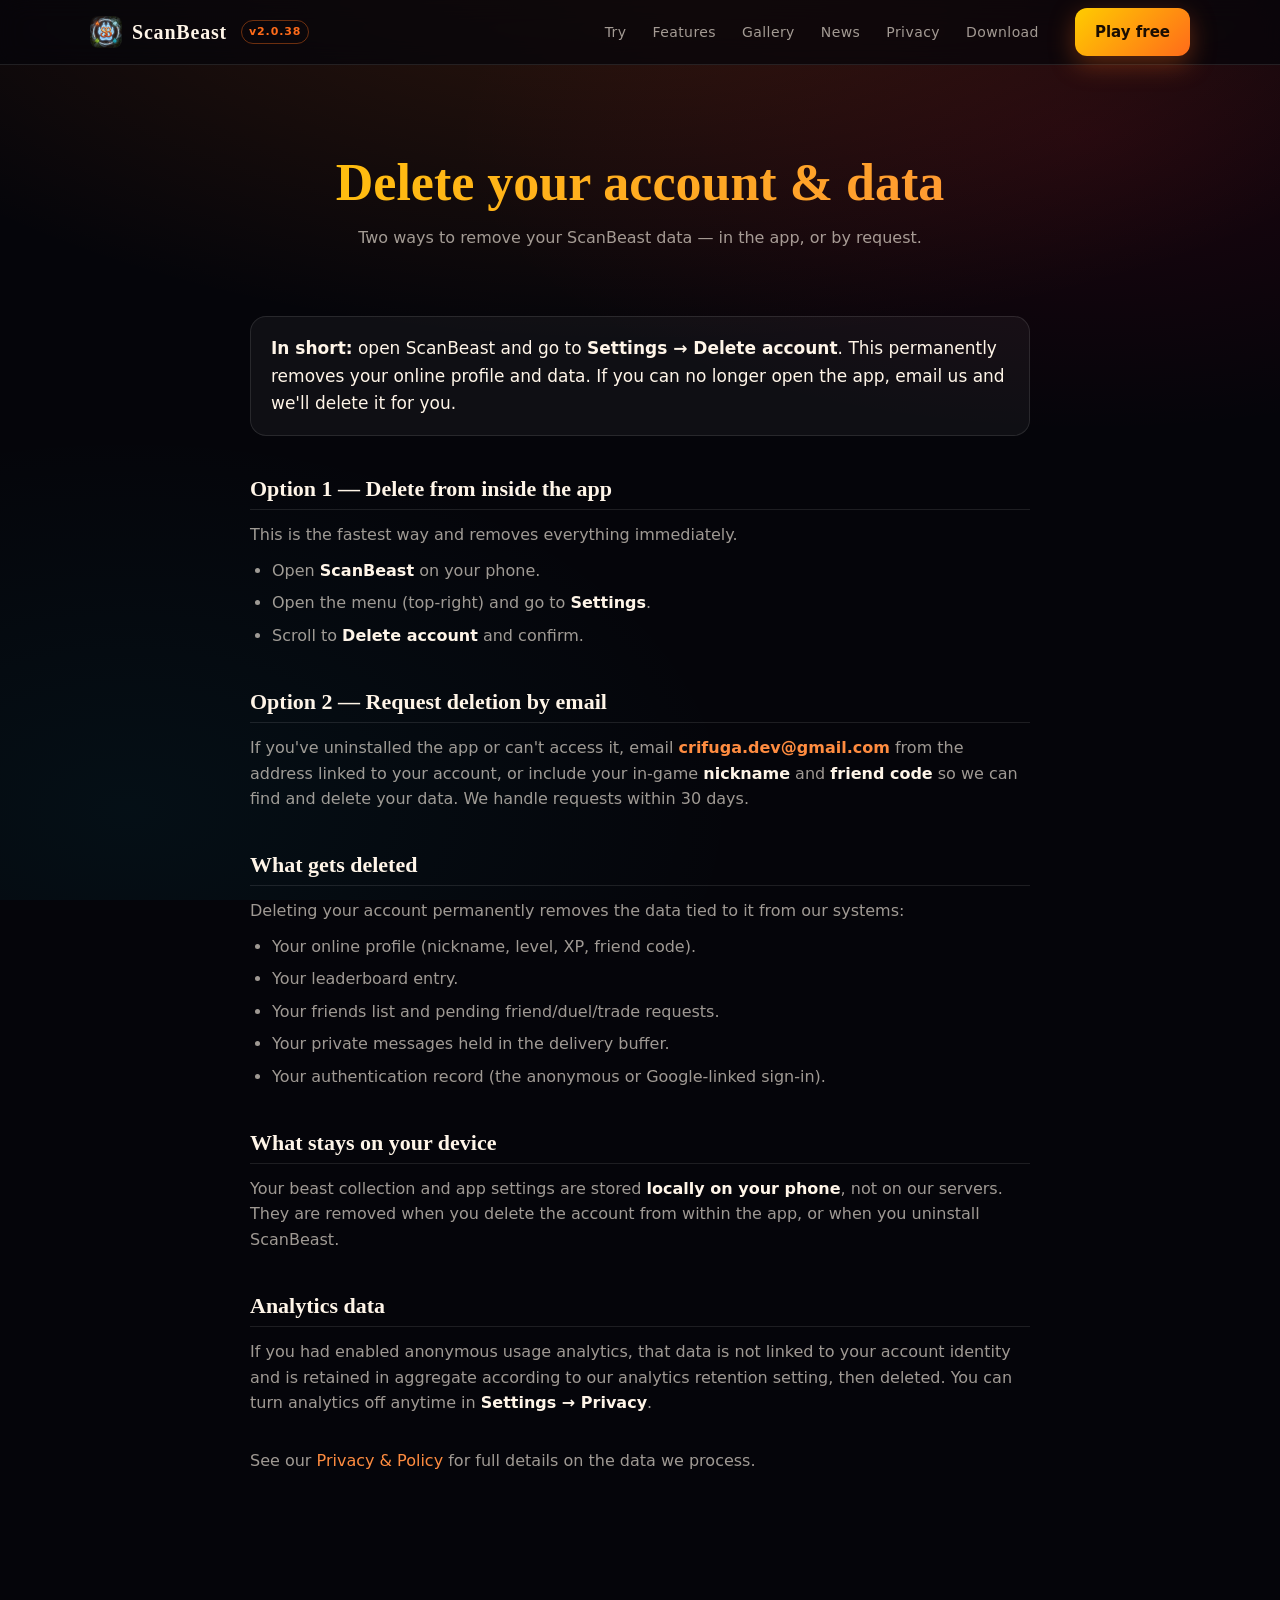
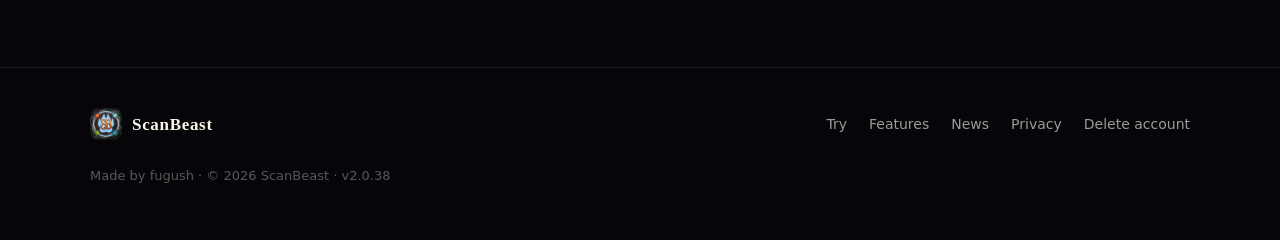
<file: delete-account.html>
<!DOCTYPE html>
<html lang="en">
<head>
  <meta charset="UTF-8">
  <meta name="viewport" content="width=device-width, initial-scale=1.0">
  <title>ScanBeast — Delete your account &amp; data</title>
  <meta name="description" content="How to delete your ScanBeast account and associated data, from inside the app or by request.">
  <meta name="theme-color" content="#05050a">
  <meta name="robots" content="index,follow">
  <link rel="icon" href="assets/img/logo.webp">
  <link rel="apple-touch-icon" href="assets/img/logo.webp">
  <link rel="stylesheet" href="assets/css/style.css">
  <script>document.documentElement.classList.add('has-js');</script>
</head>
<body>

  <!-- ==================== HEADER ==================== -->
  <header class="site-header">
    <div class="container">
      <a class="brand" href="index.html">
        <img src="assets/img/logo.webp" alt="ScanBeast logo">
        ScanBeast <span class="v">v2.0.38</span>
      </a>
      <nav class="nav" id="site-nav">
        <a href="index.html#try">Try</a>
        <a href="index.html#features">Features</a>
        <a href="index.html#gallery">Gallery</a>
        <a href="news.html">News</a>
        <a href="privacy.html">Privacy</a>
        <a href="index.html#download">Download</a>
      </nav>
      <a class="btn btn-primary header-cta" href="index.html#download">Play free</a>
      <button class="nav-toggle" type="button" aria-label="Open menu" aria-expanded="false" aria-controls="site-nav">
        <span></span><span></span><span></span>
      </button>
    </div>
  </header>

  <!-- ==================== PAGE HERO ==================== -->
  <section class="page-hero">
    <div class="container">
      <h1>Delete your account &amp; data</h1>
      <p>Two ways to remove your ScanBeast data — in the app, or by request.</p>
    </div>
  </section>

  <!-- ==================== CONTENT ==================== -->
  <section style="padding-top: 20px;">
    <div class="container">
      <article class="legal">

        <p class="lead"><strong>In short:</strong> open ScanBeast and go to <strong>Settings → Delete account</strong>. This permanently removes your online profile and data. If you can no longer open the app, email us and we'll delete it for you.</p>

        <h2>Option 1 — Delete from inside the app</h2>
        <p>This is the fastest way and removes everything immediately.</p>
        <ul>
          <li>Open <strong>ScanBeast</strong> on your phone.</li>
          <li>Open the menu (top-right) and go to <strong>Settings</strong>.</li>
          <li>Scroll to <strong>Delete account</strong> and confirm.</li>
        </ul>

        <h2>Option 2 — Request deletion by email</h2>
        <p>If you've uninstalled the app or can't access it, email <strong><a href="mailto:crifuga.dev@gmail.com?subject=ScanBeast%20account%20deletion">crifuga.dev@gmail.com</a></strong> from the address linked to your account, or include your in-game <strong>nickname</strong> and <strong>friend code</strong> so we can find and delete your data. We handle requests within 30 days.</p>

        <h2>What gets deleted</h2>
        <p>Deleting your account permanently removes the data tied to it from our systems:</p>
        <ul>
          <li>Your online profile (nickname, level, XP, friend code).</li>
          <li>Your leaderboard entry.</li>
          <li>Your friends list and pending friend/duel/trade requests.</li>
          <li>Your private messages held in the delivery buffer.</li>
          <li>Your authentication record (the anonymous or Google-linked sign-in).</li>
        </ul>

        <h2>What stays on your device</h2>
        <p>Your beast collection and app settings are stored <strong>locally on your phone</strong>, not on our servers. They are removed when you delete the account from within the app, or when you uninstall ScanBeast.</p>

        <h2>Analytics data</h2>
        <p>If you had enabled anonymous usage analytics, that data is not linked to your account identity and is retained in aggregate according to our analytics retention setting, then deleted. You can turn analytics off anytime in <strong>Settings → Privacy</strong>.</p>

        <p style="margin-top: 32px;">See our <a href="privacy.html">Privacy &amp; Policy</a> for full details on the data we process.</p>

      </article>
    </div>
  </section>

  <!-- ==================== FOOTER ==================== -->
  <footer class="site-footer">
    <div class="container">
      <a class="brand" href="index.html"><img src="assets/img/logo.webp" alt="">ScanBeast</a>
      <nav>
        <a href="index.html#try">Try</a>
        <a href="index.html#features">Features</a>
        <a href="news.html">News</a>
        <a href="privacy.html">Privacy</a>
        <a href="delete-account.html">Delete account</a>
      </nav>
      <p class="copy">Made by fugush · © 2026 ScanBeast · v2.0.38</p>
    </div>
  </footer>

  <script src="assets/js/app.js"></script>

  <!-- Cloudflare Web Analytics (cookieless, privacy-first) -->
  <script defer src='https://static.cloudflareinsights.com/beacon.min.js' data-cf-beacon='{"token": "66f2514d06d64d0d81da3c510b61e948"}'></script>
  <!-- End Cloudflare Web Analytics -->
</body>
</html>
</file>
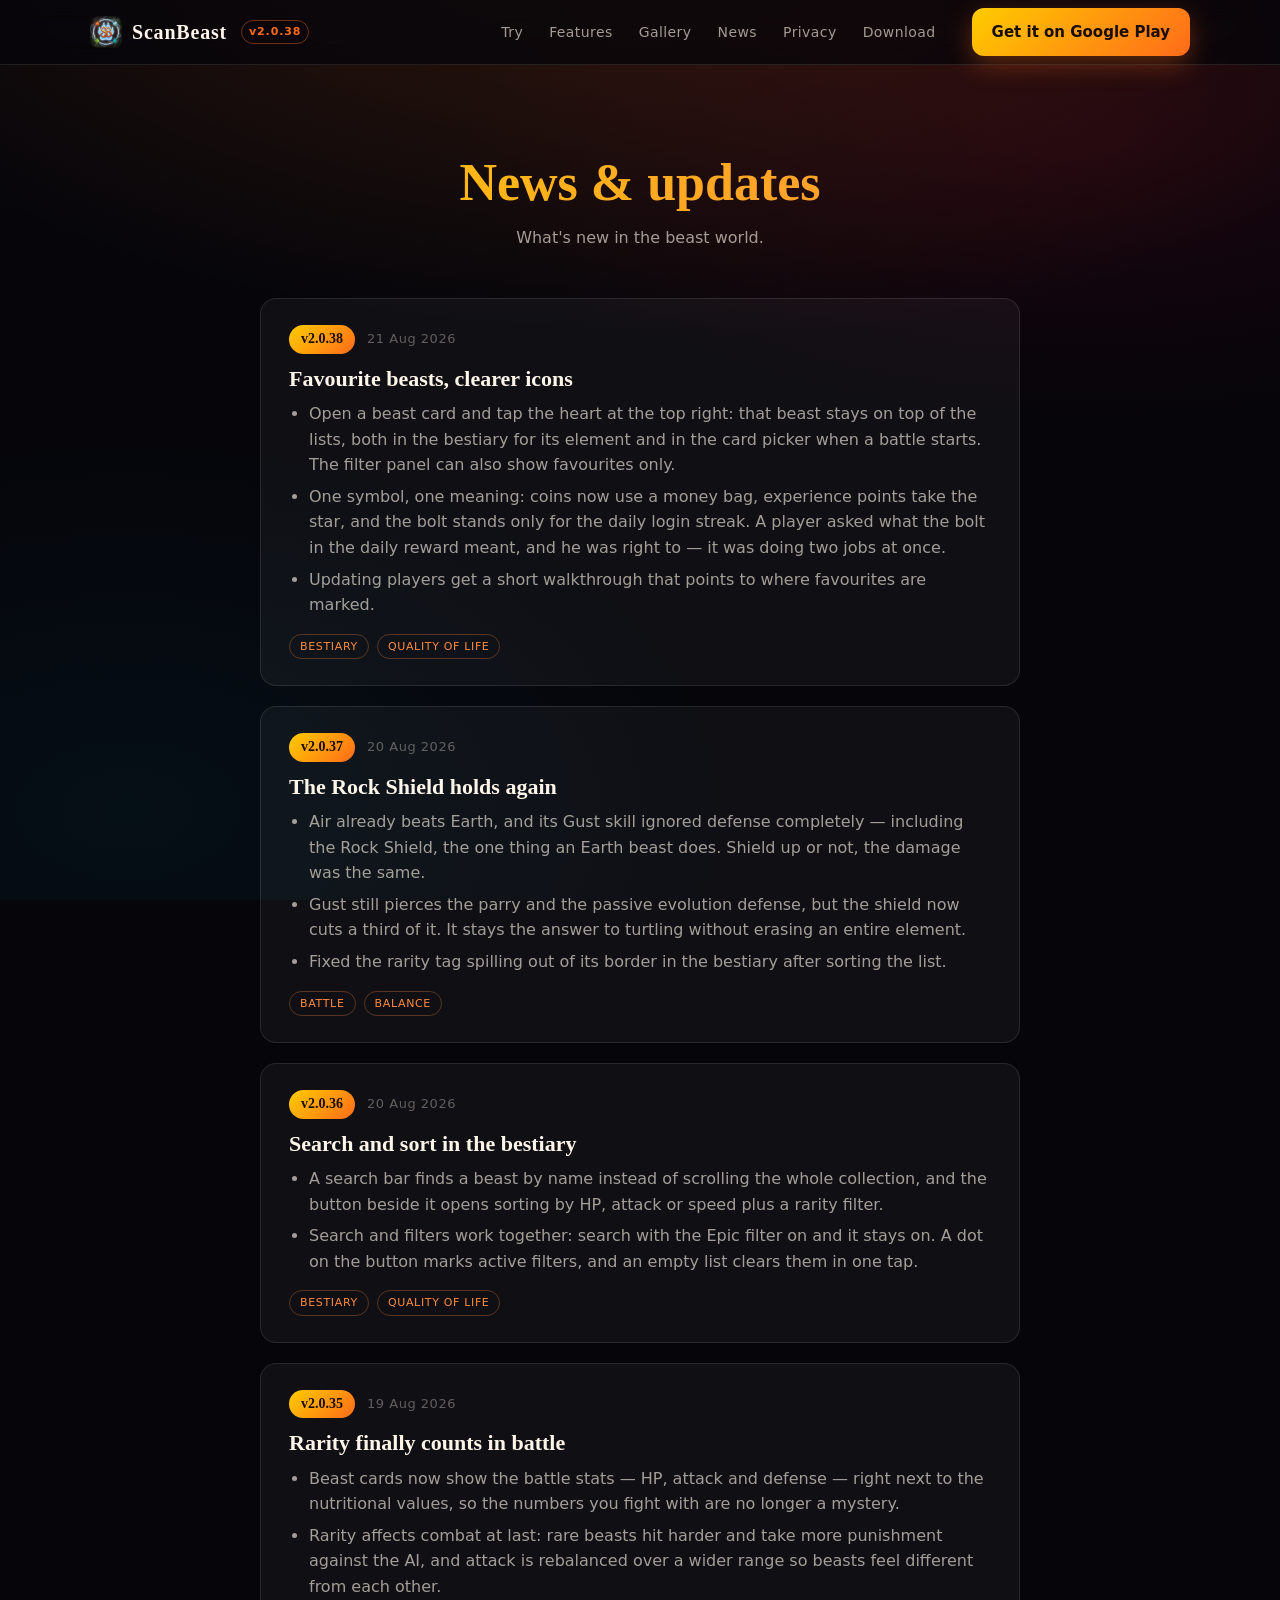
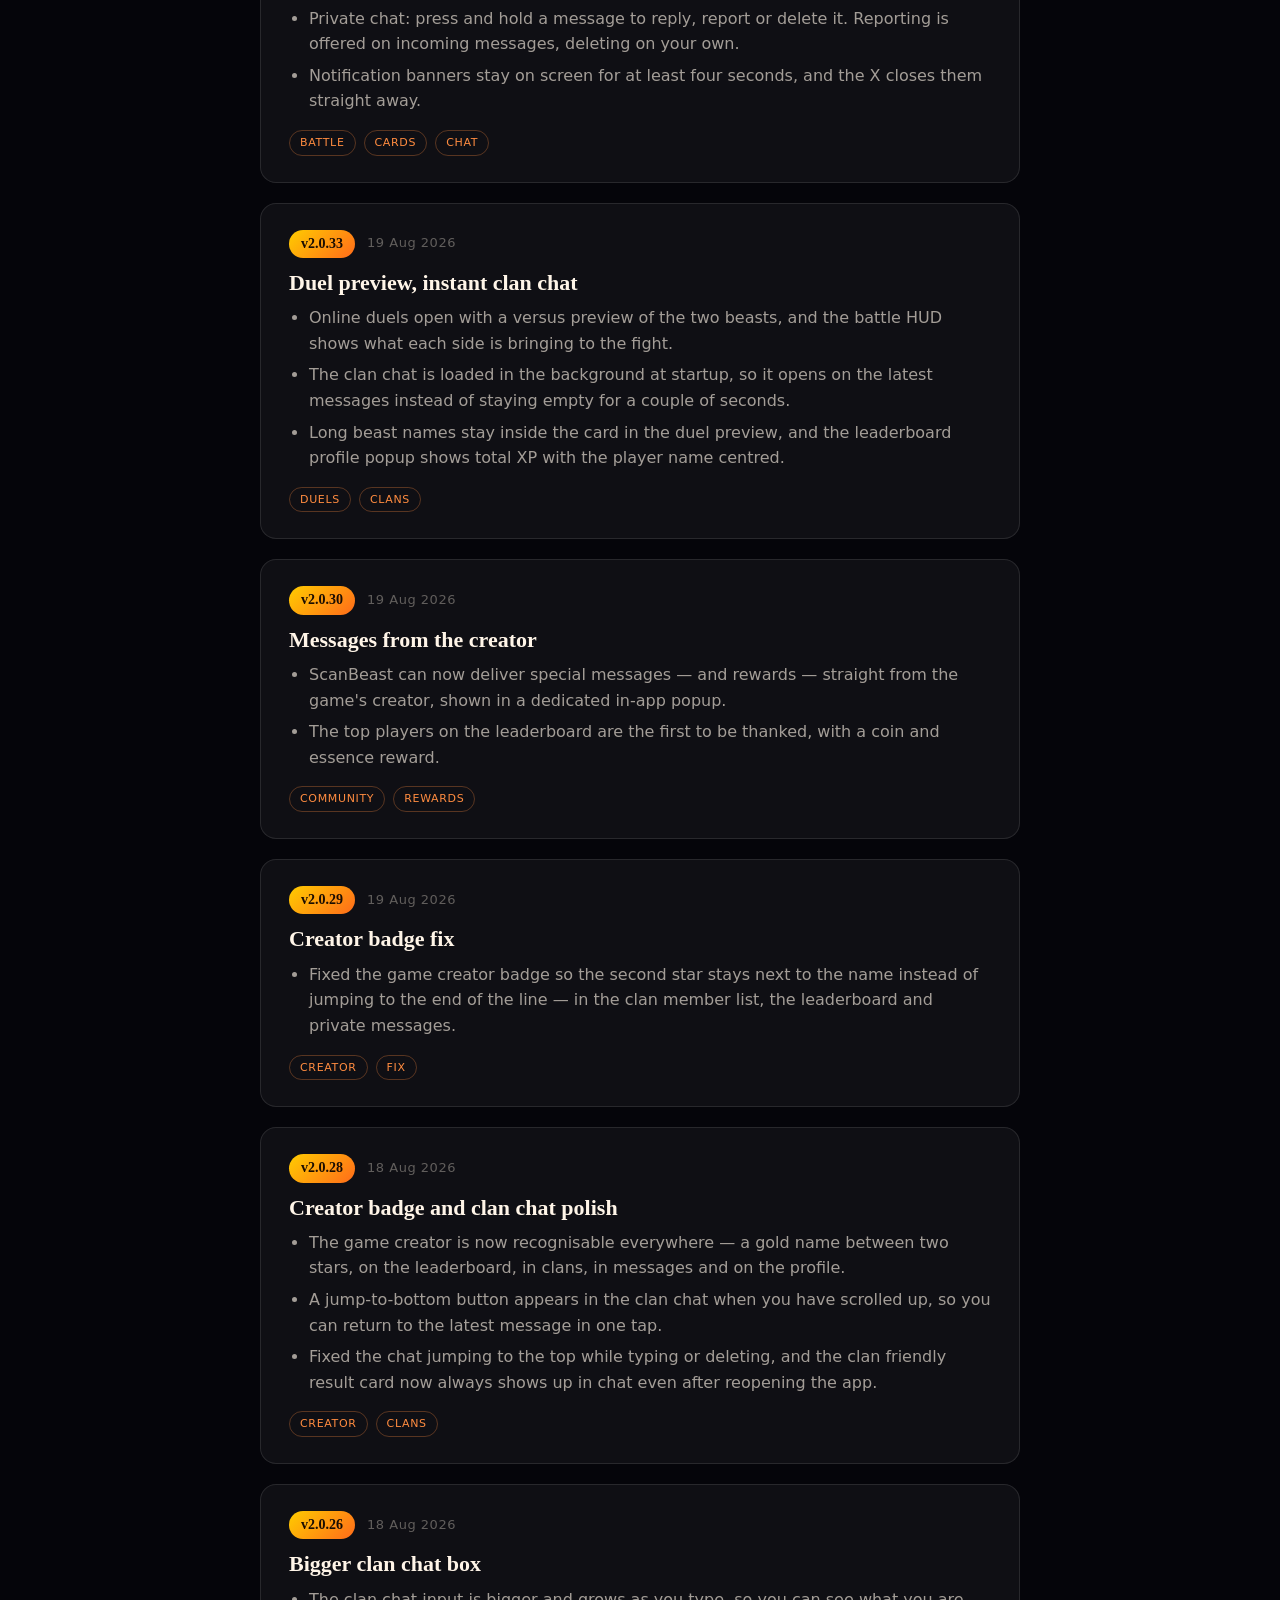
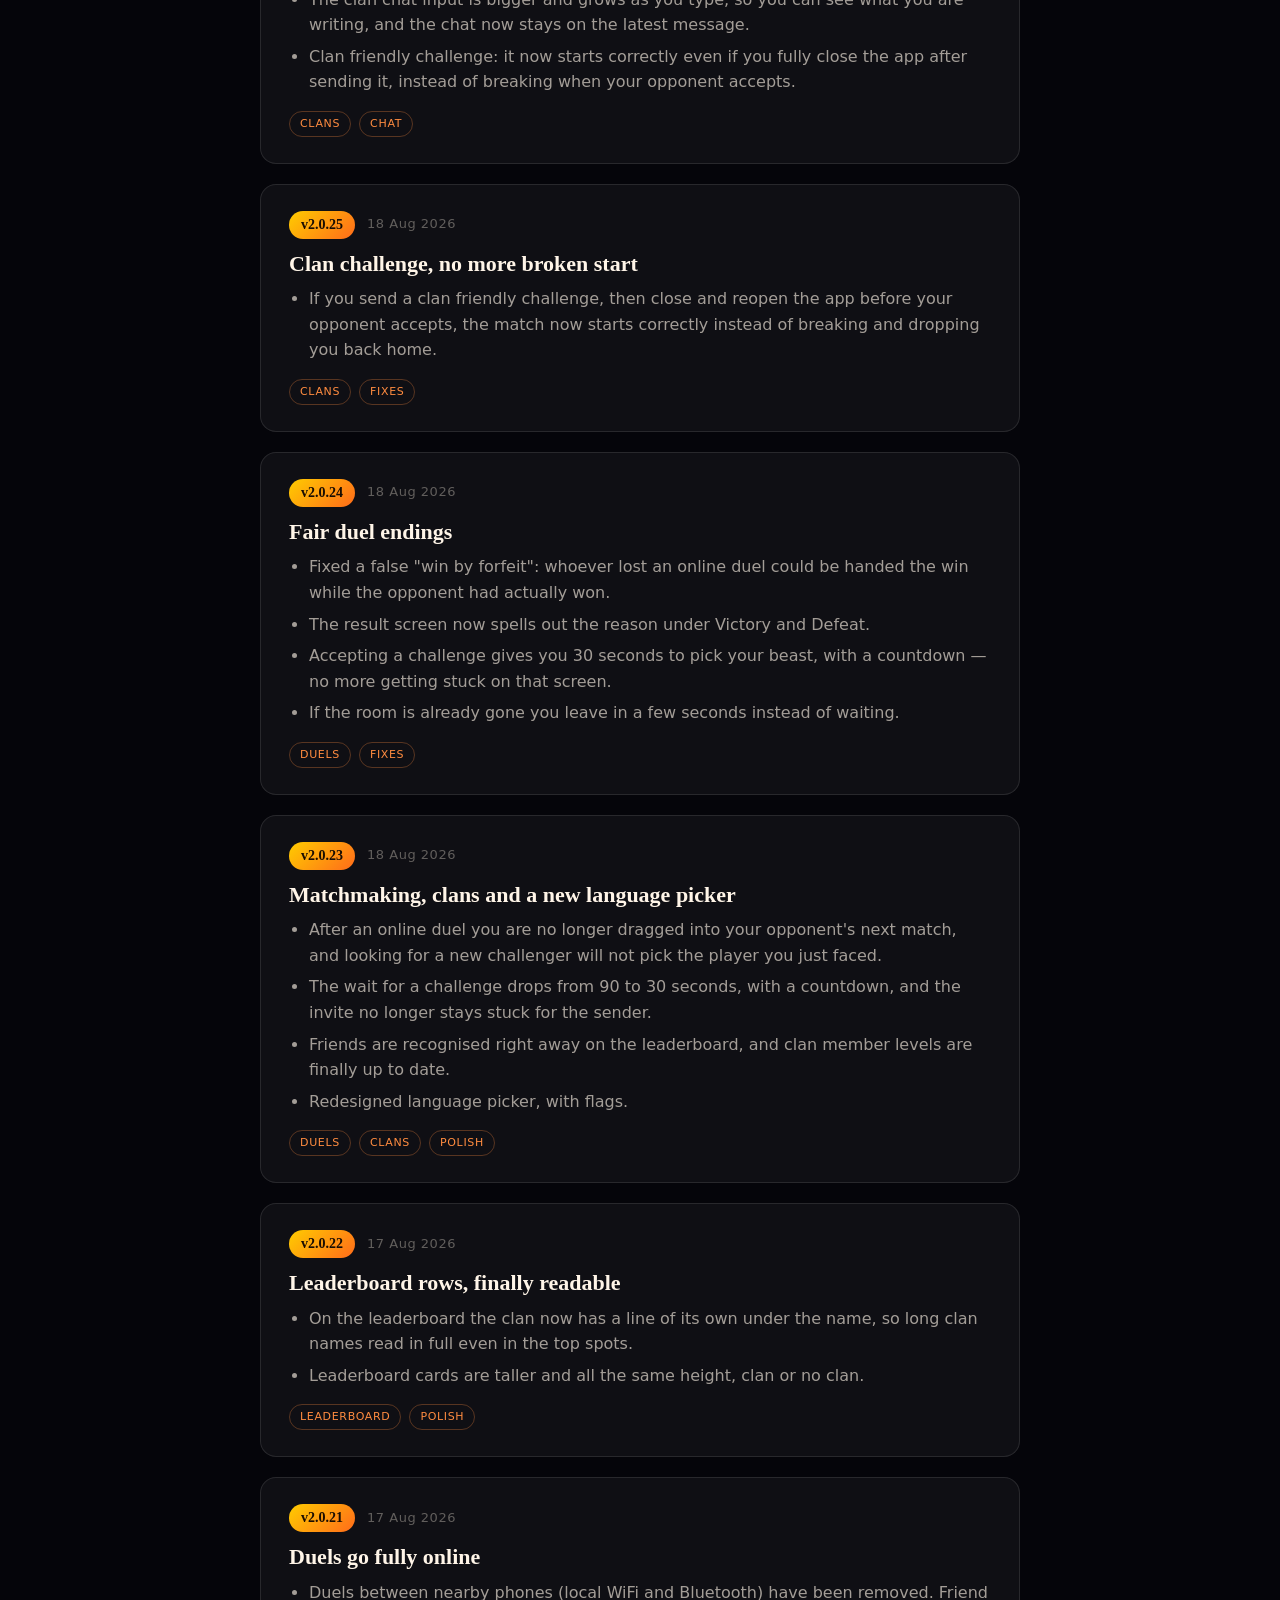
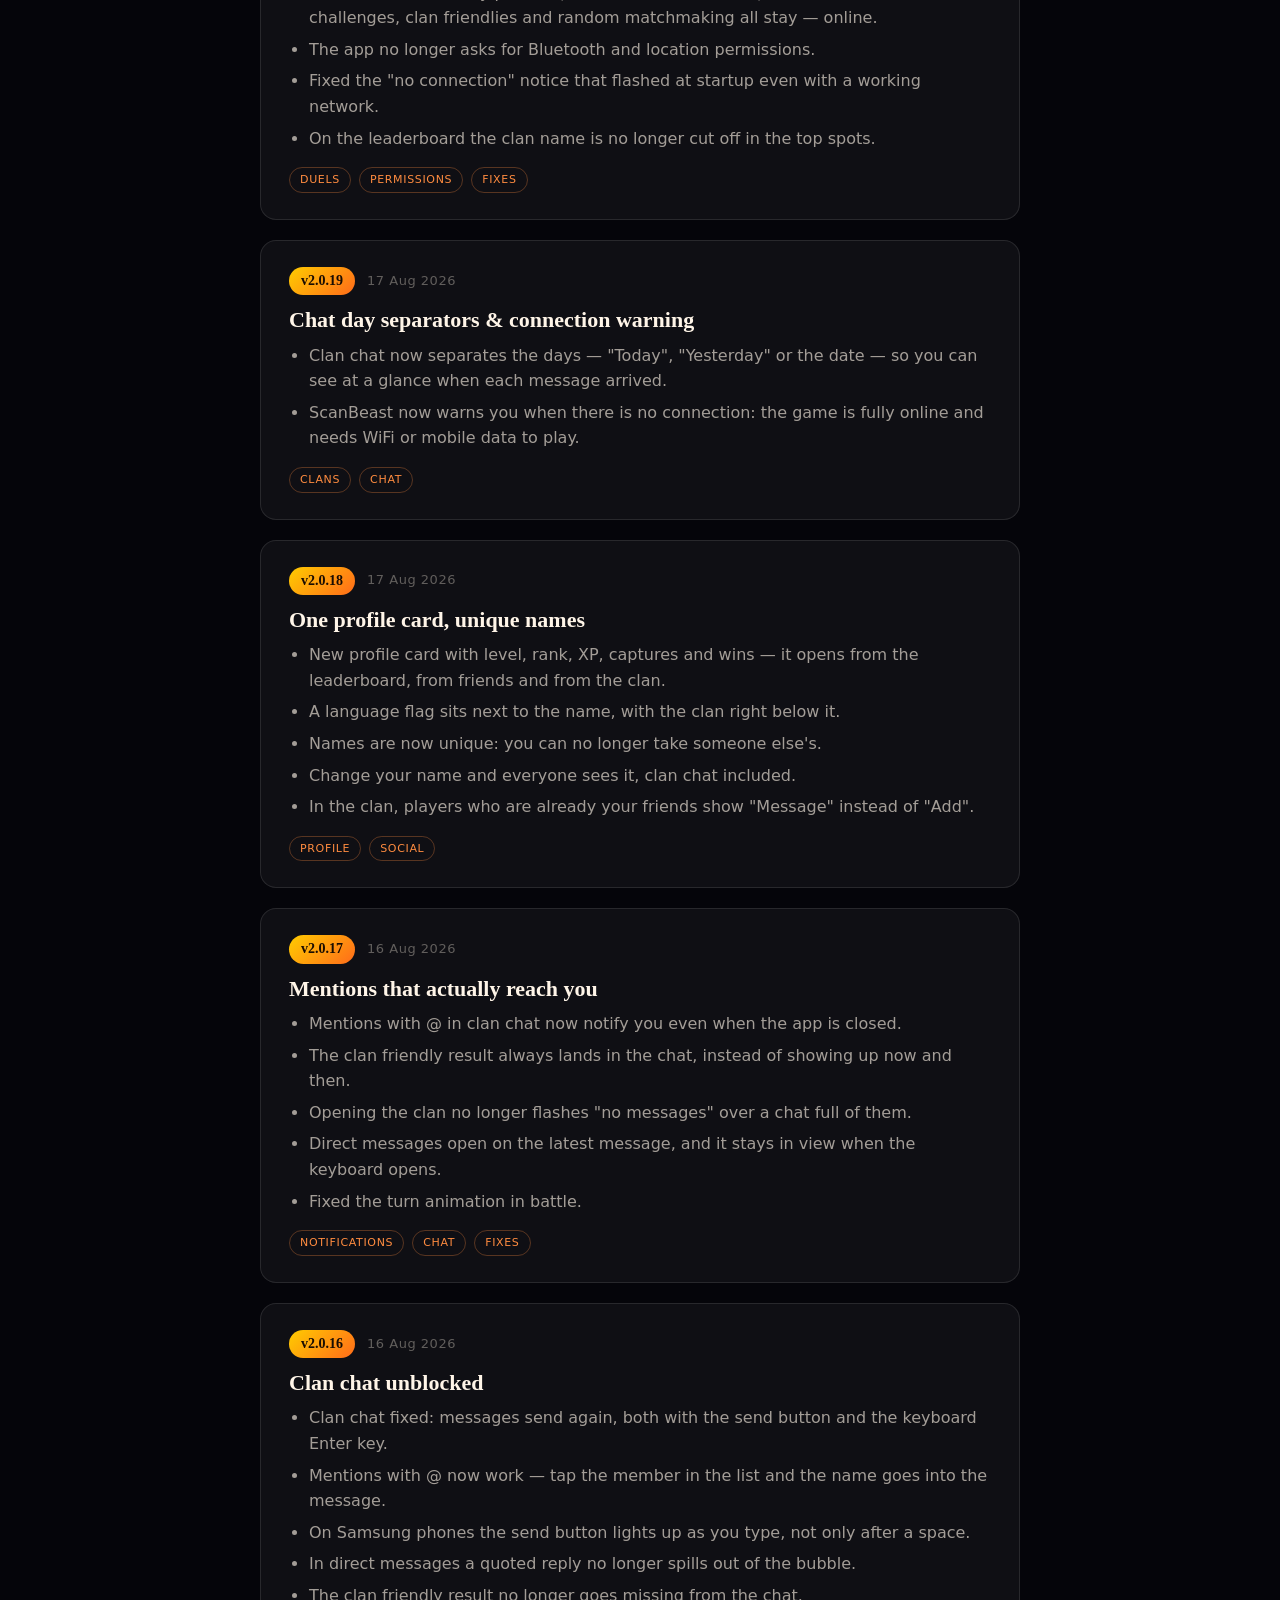
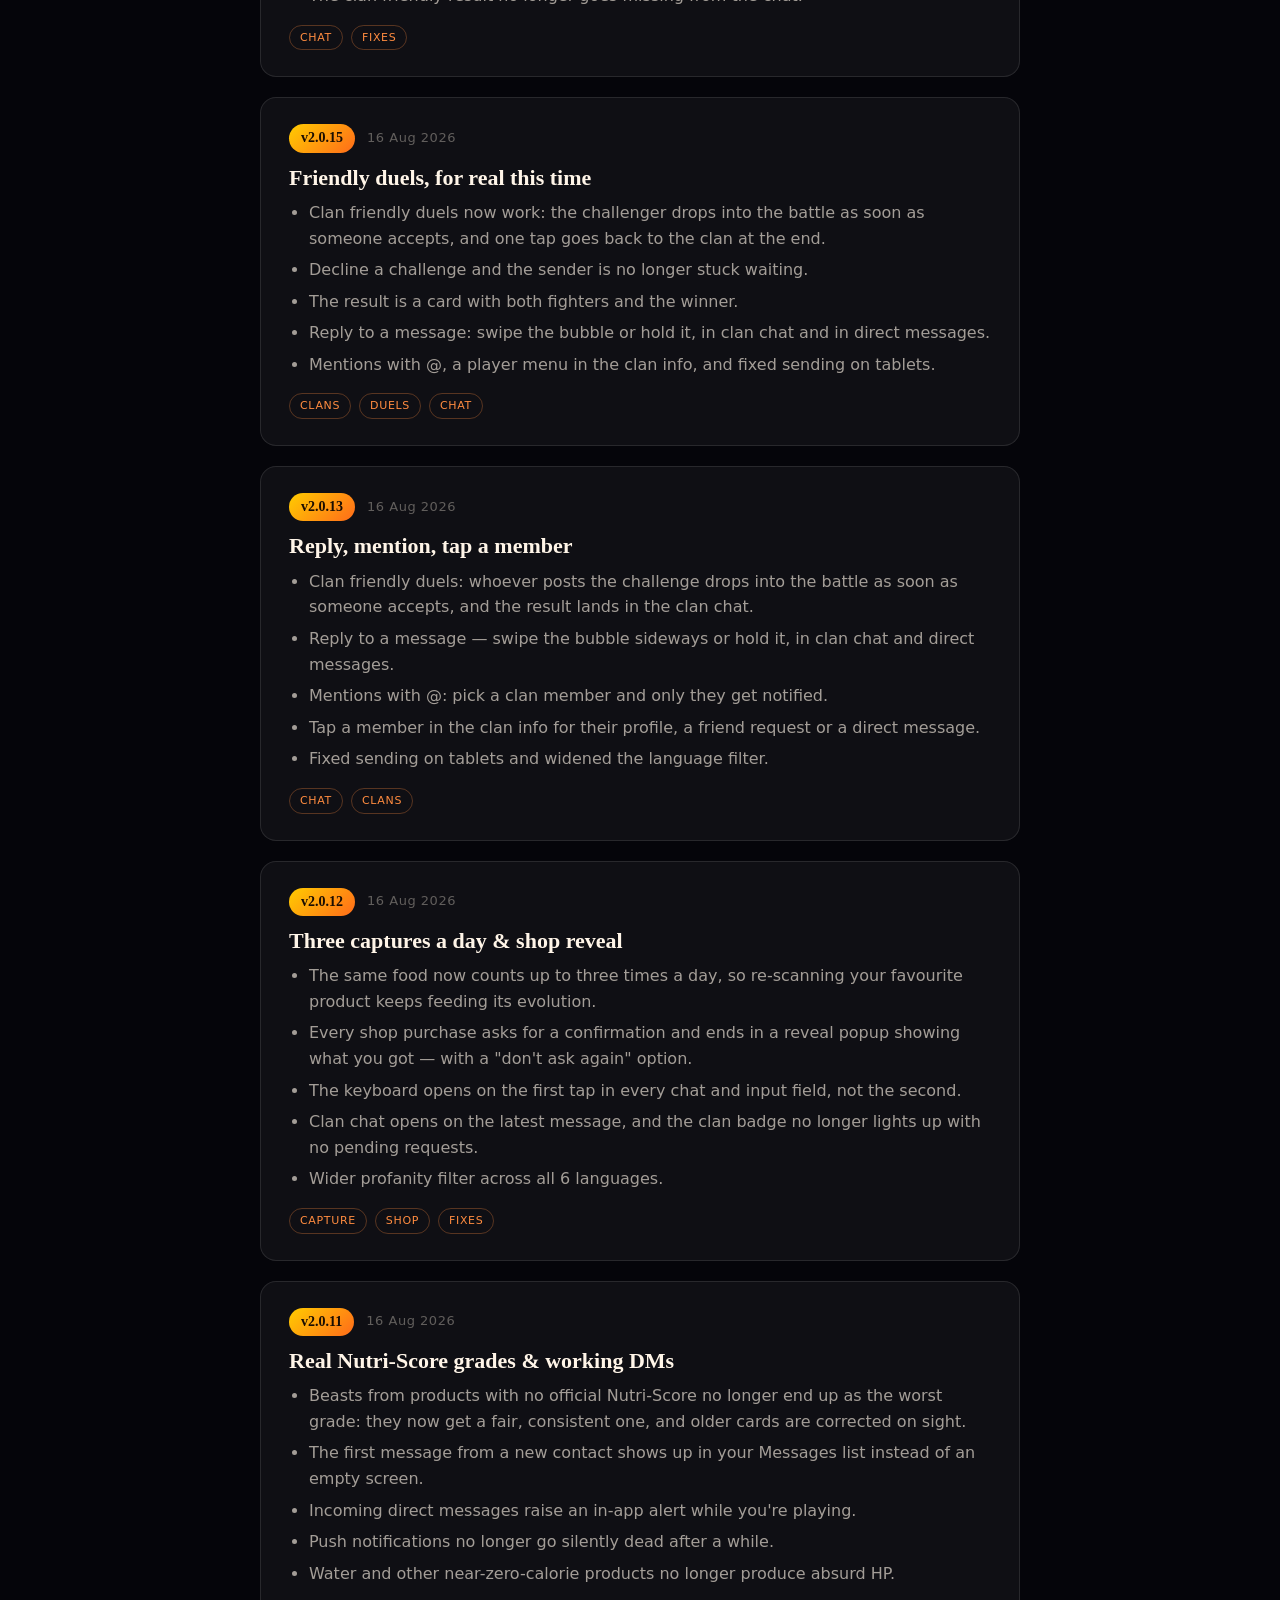
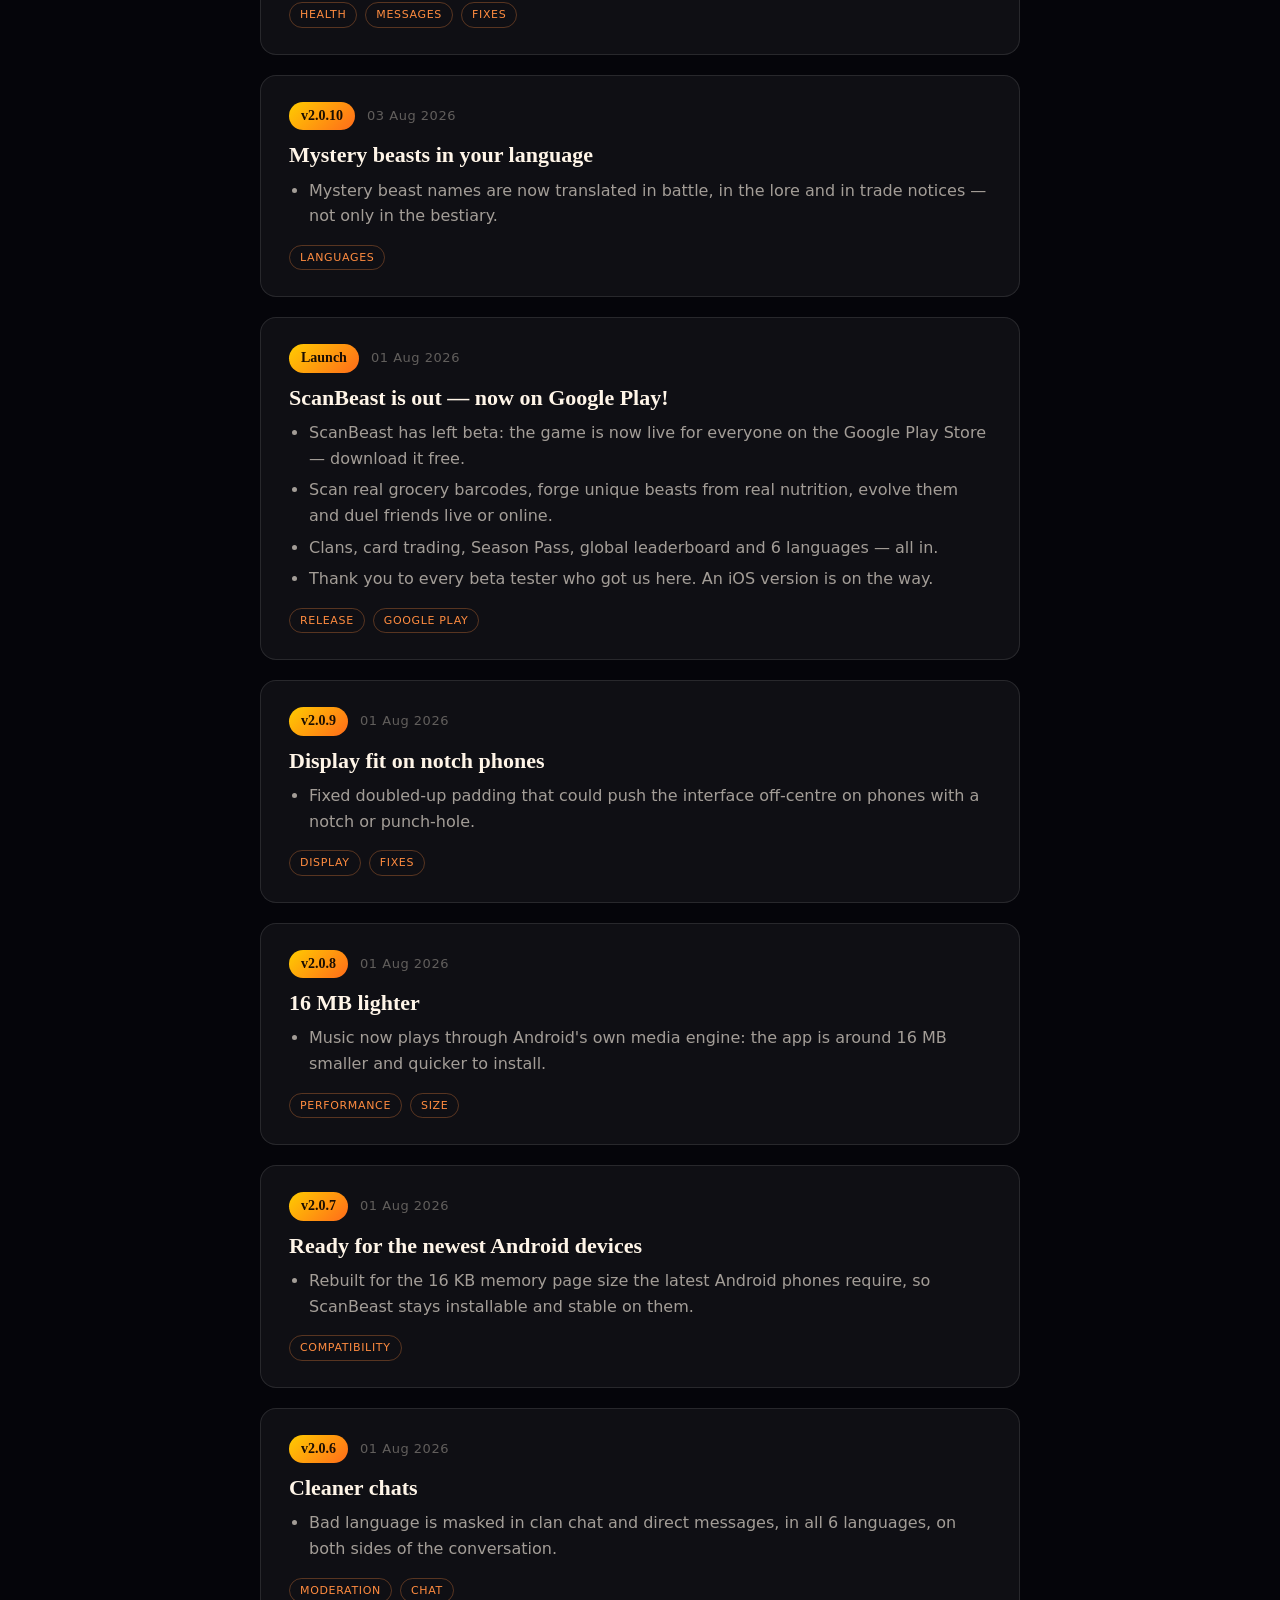
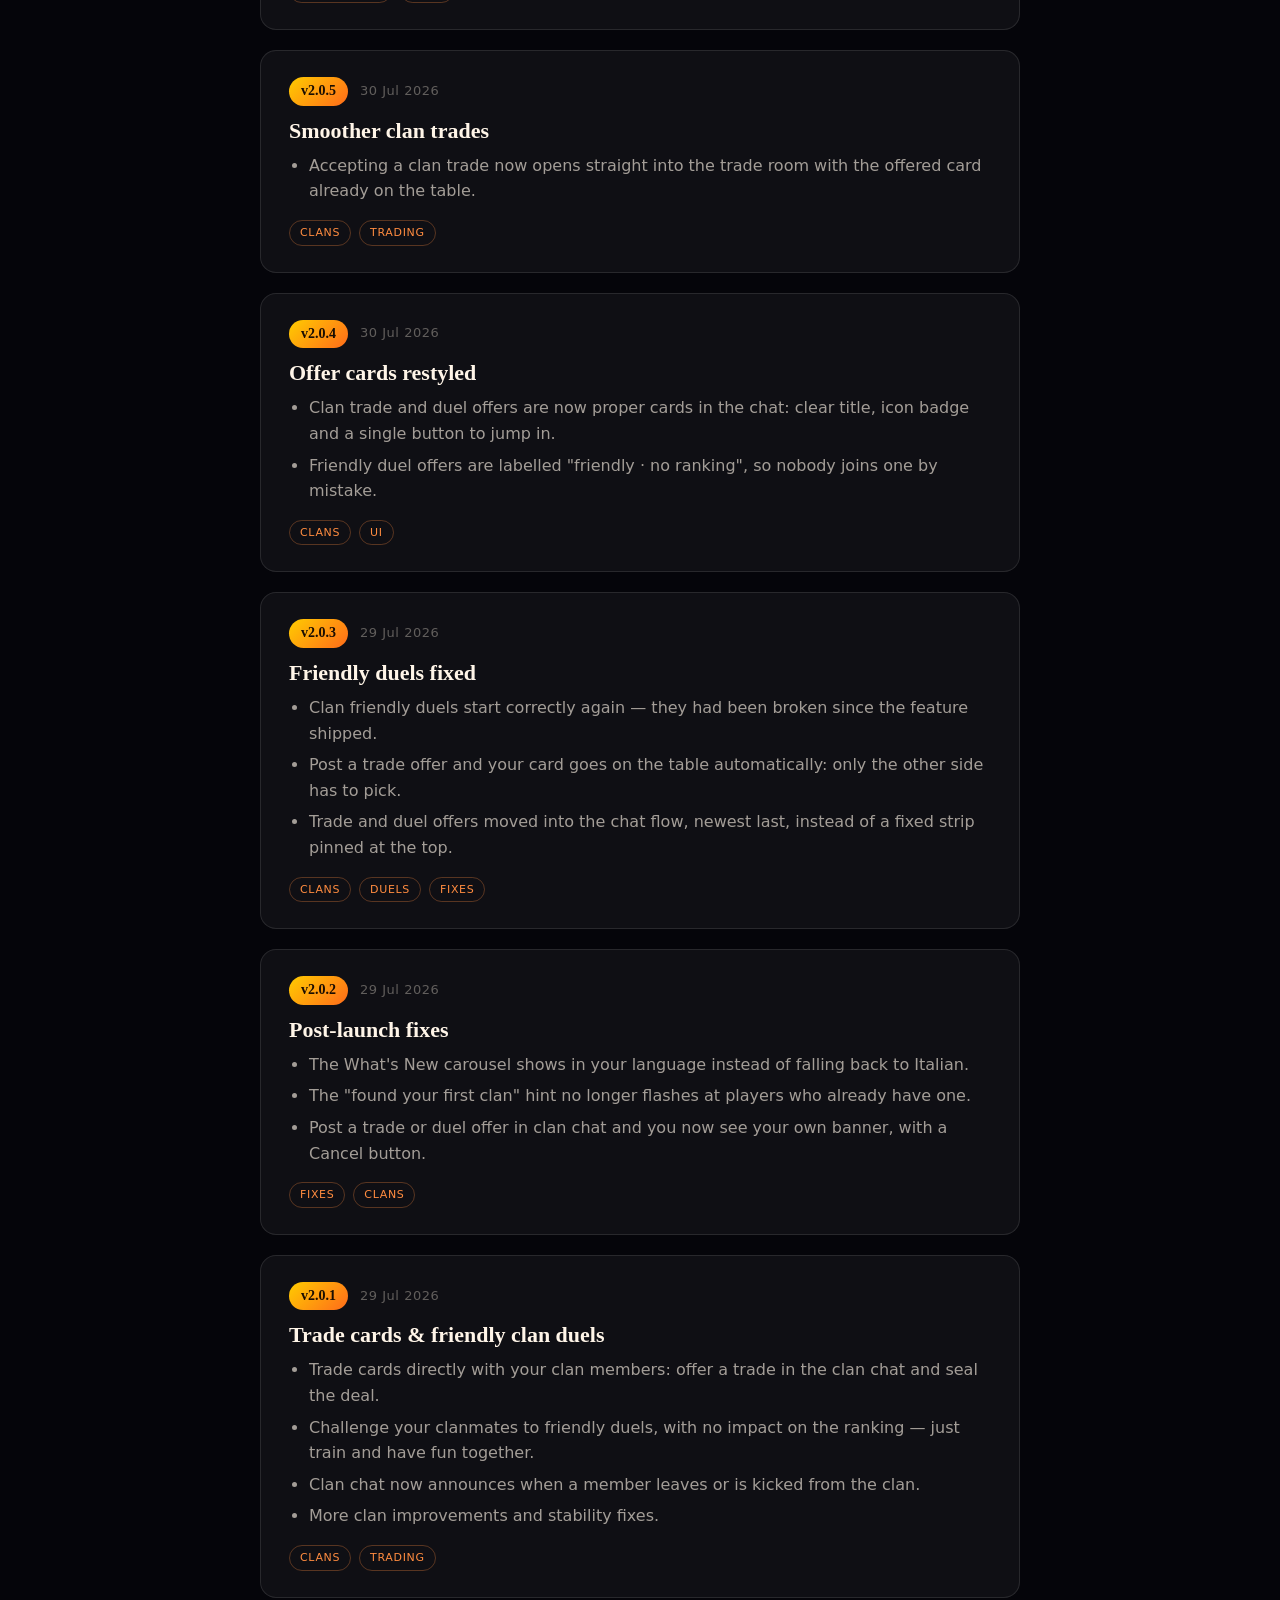
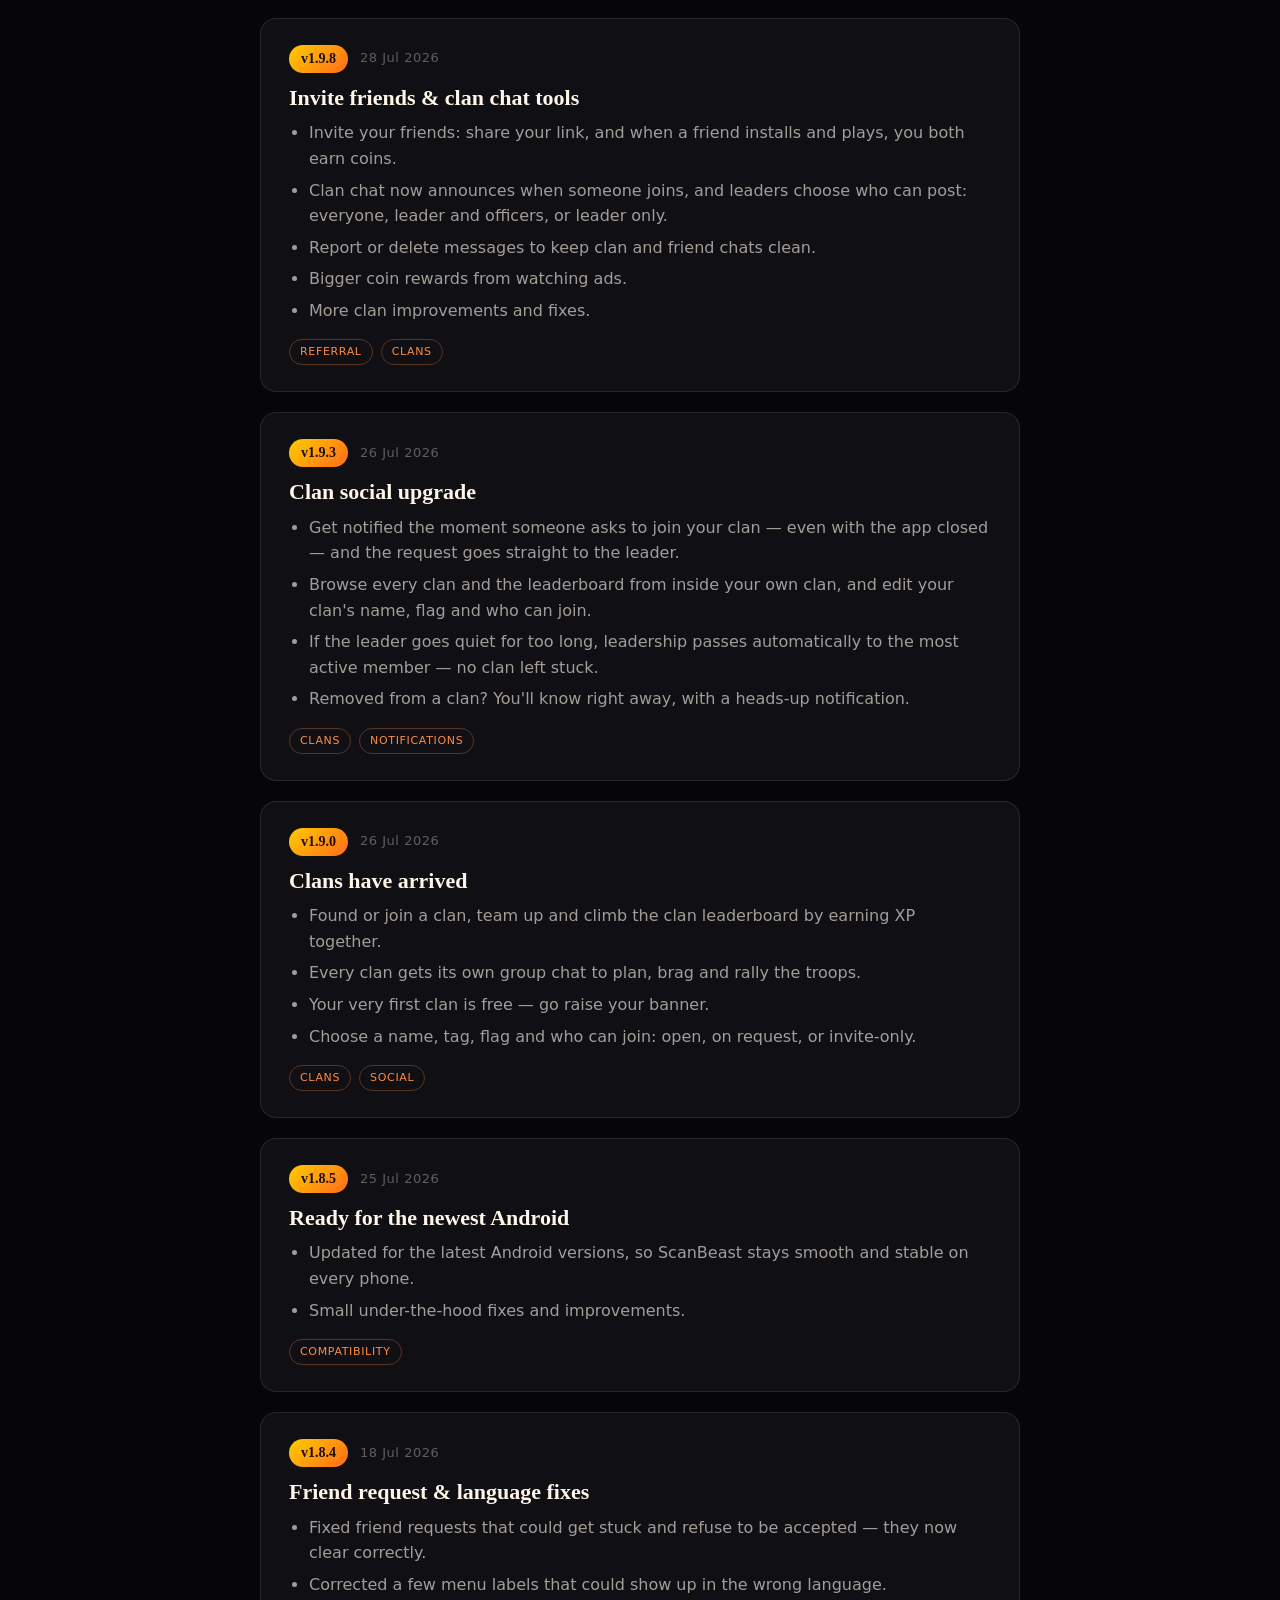
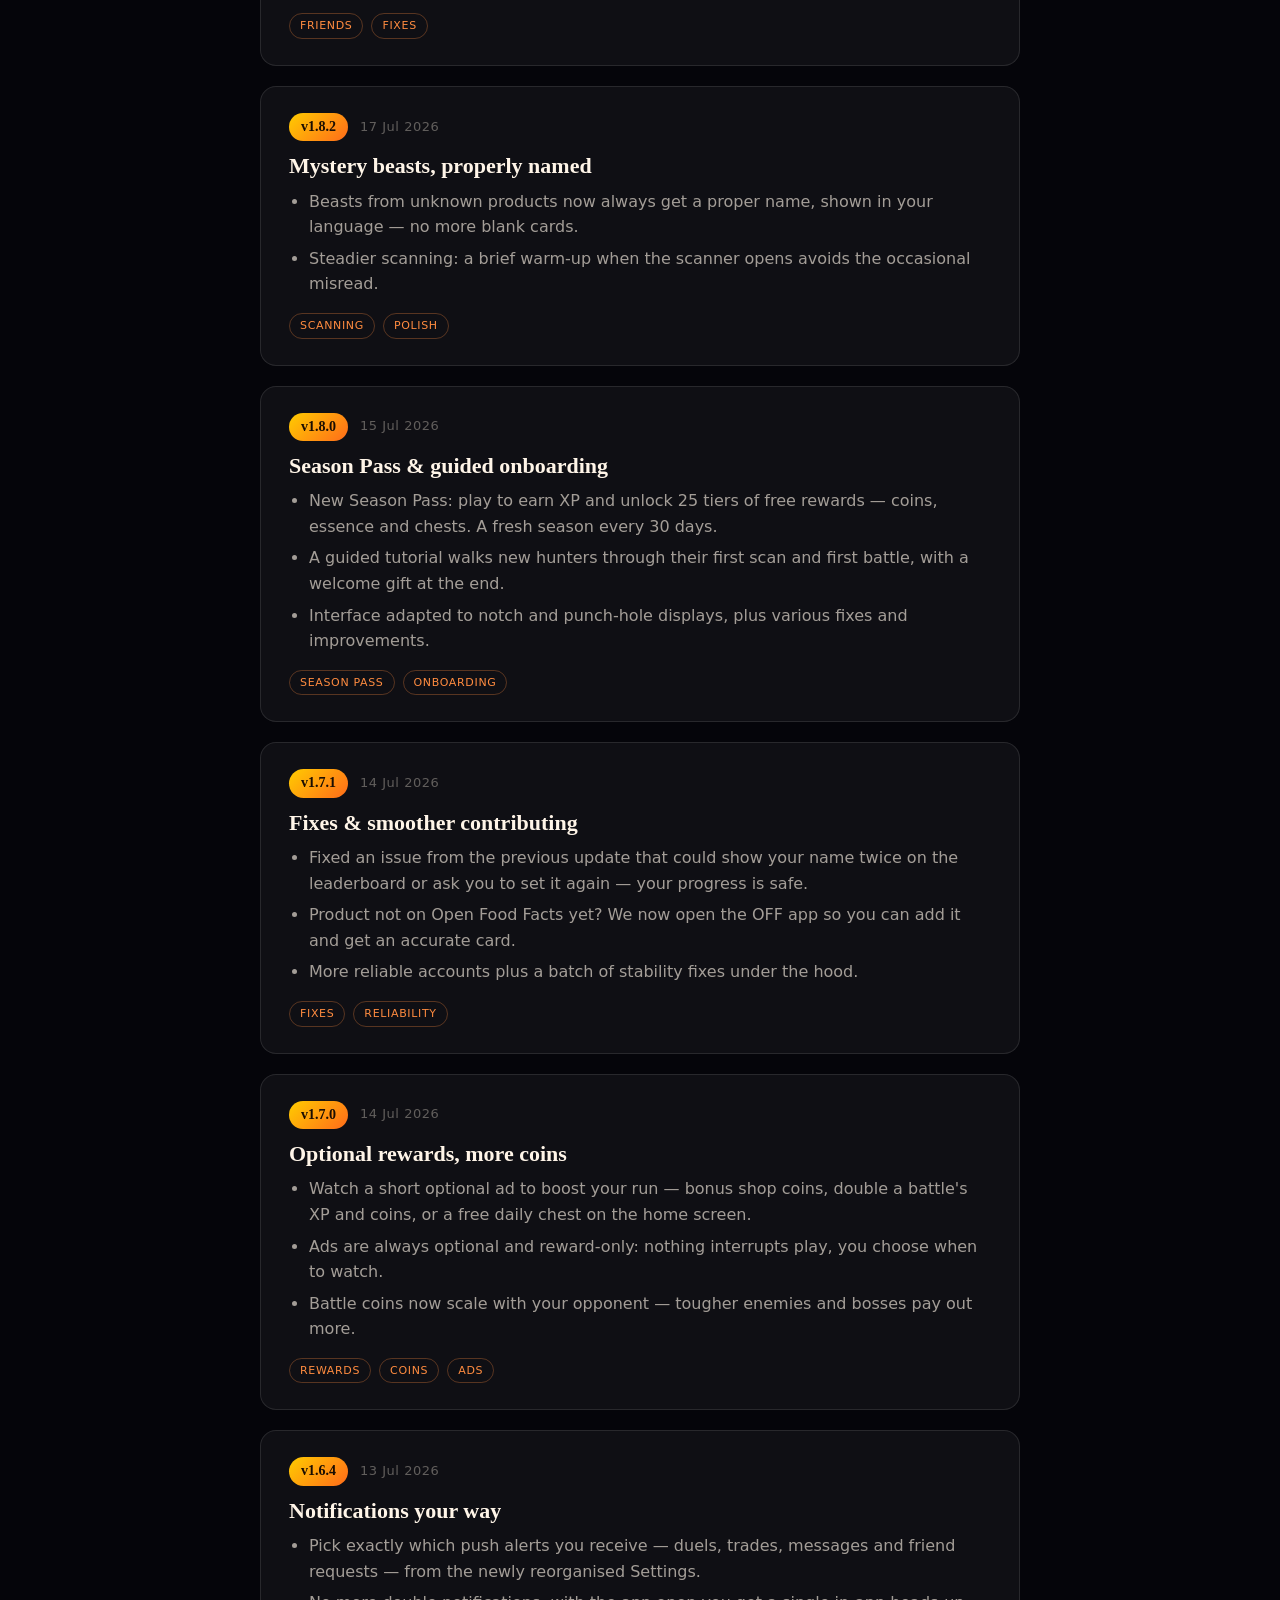
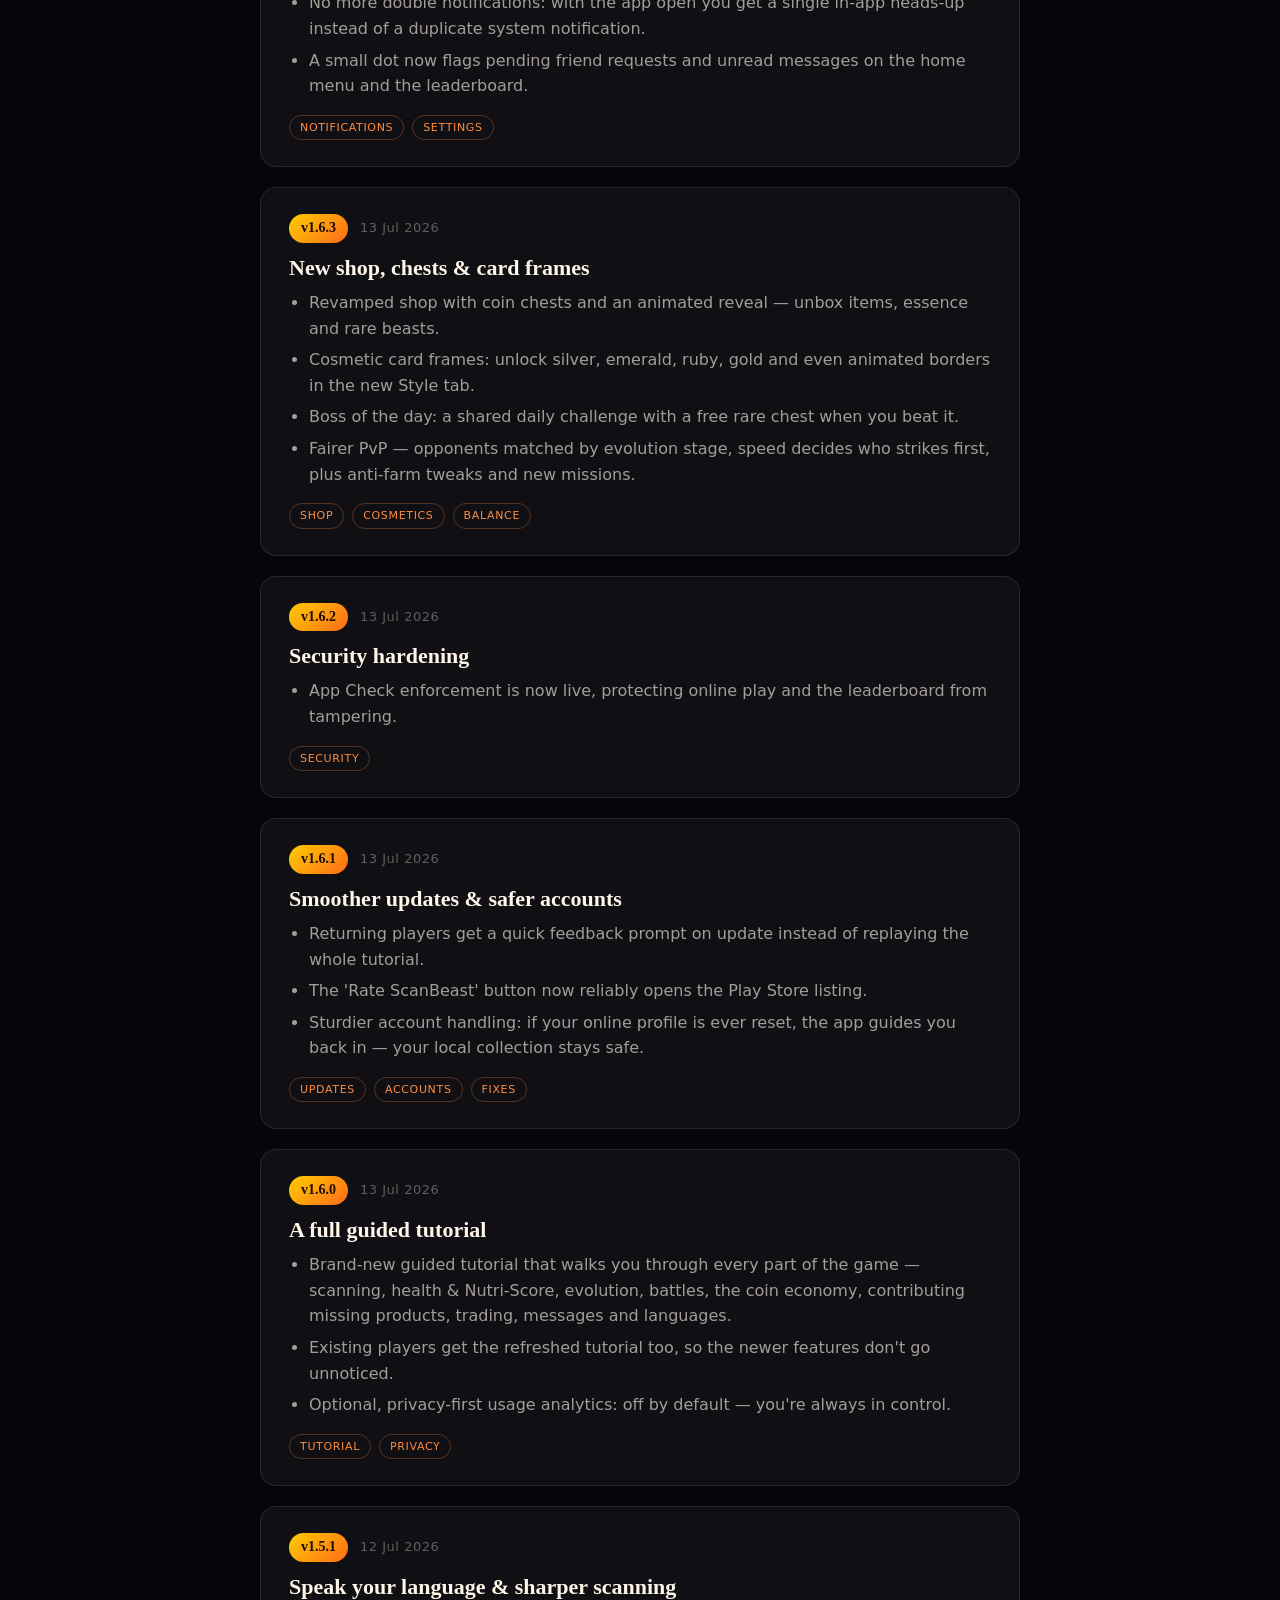
<file: news.html>
<!DOCTYPE html>
<html lang="en">
<head>
  <meta charset="UTF-8">
  <meta name="viewport" content="width=device-width, initial-scale=1.0">
  <title>ScanBeast — News &amp; updates</title>
  <meta name="description" content="Release notes and development updates for ScanBeast, the barcode monster-battler.">
  <meta name="theme-color" content="#05050a">
  <link rel="icon" href="assets/img/logo.webp">
  <link rel="apple-touch-icon" href="assets/img/logo.webp">
  <link rel="stylesheet" href="assets/css/style.css">
  <script>document.documentElement.classList.add('has-js');</script>
</head>
<body>

  <!-- ==================== HEADER ==================== -->
  <header class="site-header">
    <div class="container">
      <a class="brand" href="index.html">
        <img src="assets/img/logo.webp" alt="ScanBeast logo">
        ScanBeast <span class="v">v2.0.38</span>
      </a>
      <nav class="nav" id="site-nav">
        <a href="index.html#try">Try</a>
        <a href="index.html#features">Features</a>
        <a href="index.html#gallery">Gallery</a>
        <a href="news.html">News</a>
        <a href="privacy.html">Privacy</a>
        <a href="index.html#download">Download</a>
      </nav>
      <a class="btn btn-primary header-cta" href="https://play.google.com/store/apps/details?id=com.fugush.scanbeast" target="_blank" rel="noopener">Get it on Google Play</a>
      <button class="nav-toggle" type="button" aria-label="Open menu" aria-expanded="false" aria-controls="site-nav">
        <span></span><span></span><span></span>
      </button>
    </div>
  </header>

  <!-- ==================== PAGE HERO ==================== -->
  <section class="page-hero">
    <div class="container">
      <h1>News &amp; updates</h1>
      <p>What's new in the beast world.</p>
    </div>
  </section>

  <!-- ==================== NEWS LIST ==================== -->
  <section style="padding-top: 24px;">
    <div class="container">
      <div class="news-list" id="news-list"><!-- popolata da news.js --></div>
    </div>
  </section>

  <!-- ==================== FOOTER ==================== -->
  <footer class="site-footer">
    <div class="container">
      <a class="brand" href="index.html"><img src="assets/img/logo.webp" alt="">ScanBeast</a>
      <nav>
        <a href="index.html#try">Try</a>
        <a href="index.html#features">Features</a>
        <a href="news.html">News</a>
        <a href="privacy.html">Privacy</a>
        <a href="delete-account.html">Delete account</a>
      </nav>
      <p class="copy">Made by fugush · © 2026 ScanBeast · v2.0.38</p>
    </div>
  </footer>

  <script src="assets/js/news-data.js"></script>
  <script src="assets/js/news.js"></script>
  <script src="assets/js/app.js"></script>

  <!-- Cloudflare Web Analytics (cookieless, privacy-first) -->
  <script defer src='https://static.cloudflareinsights.com/beacon.min.js' data-cf-beacon='{"token": "66f2514d06d64d0d81da3c510b61e948"}'></script>
  <!-- End Cloudflare Web Analytics -->
</body>
</html>
</file>
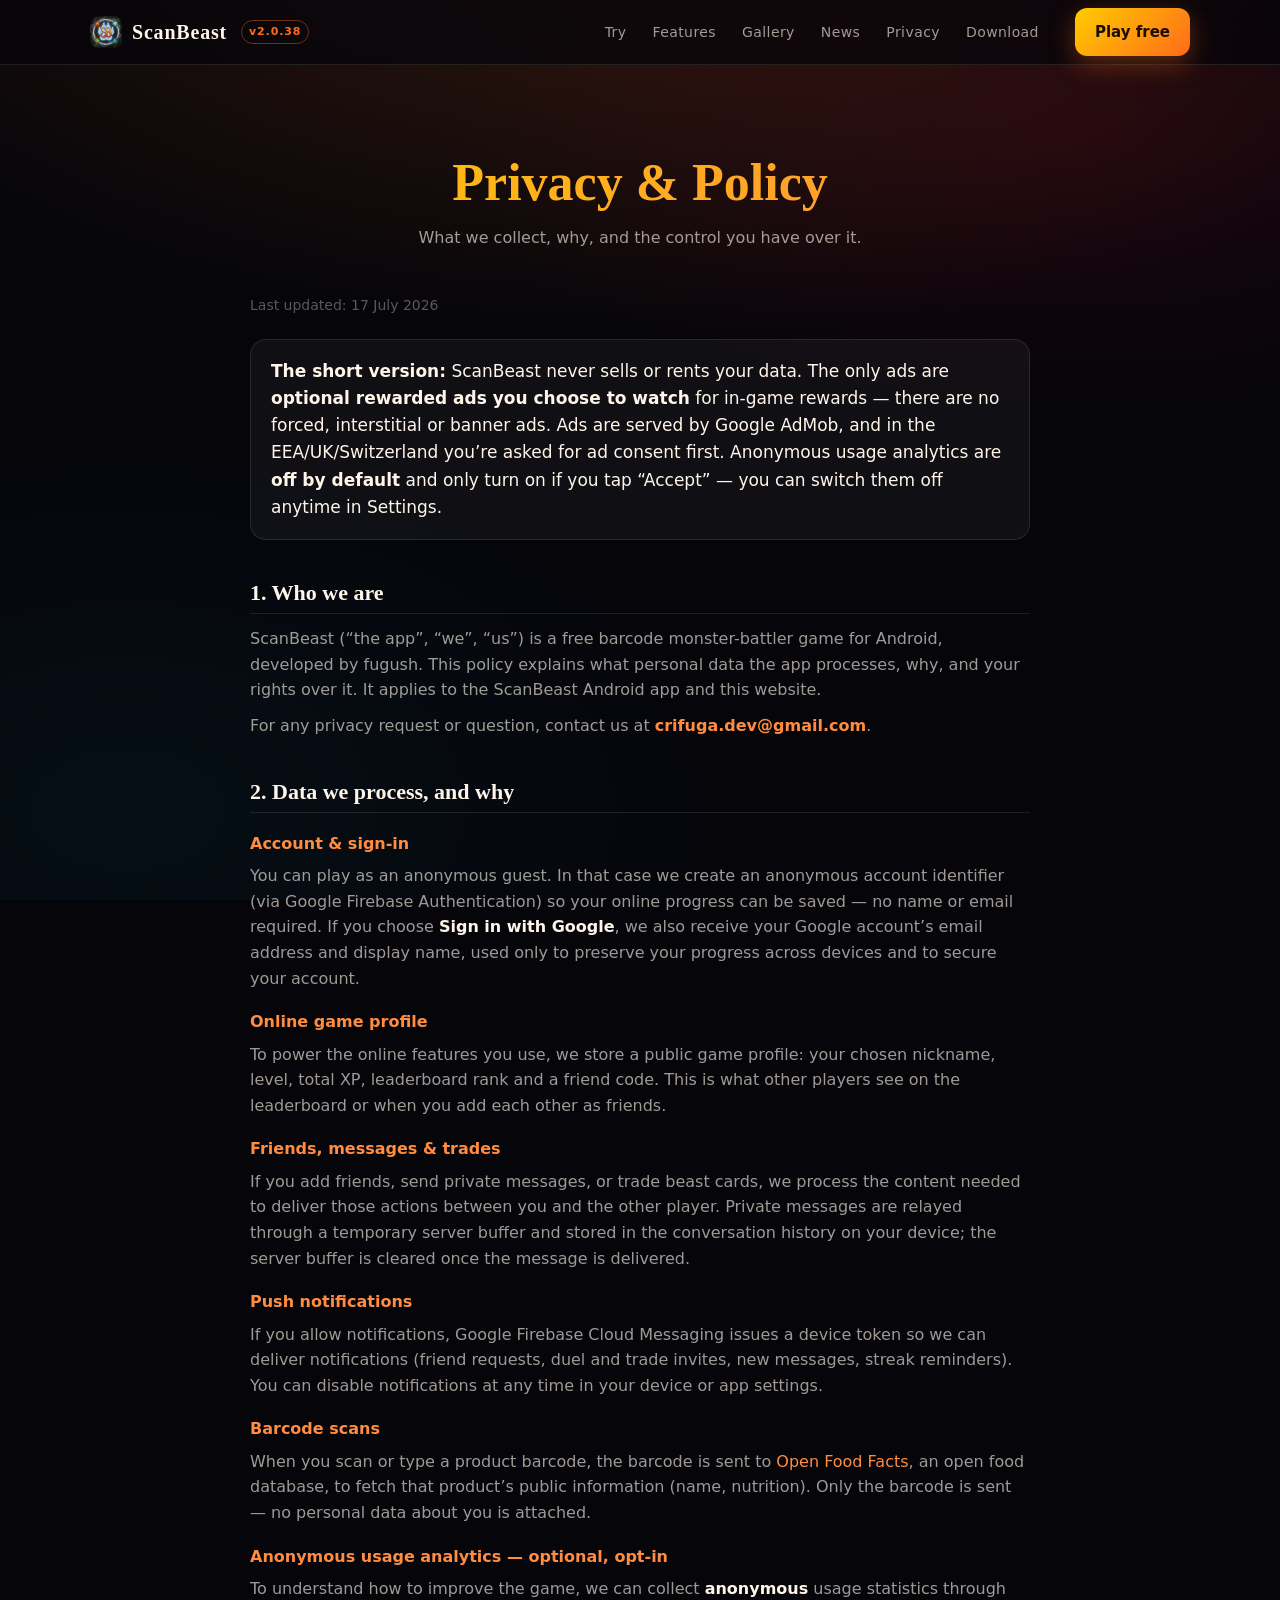
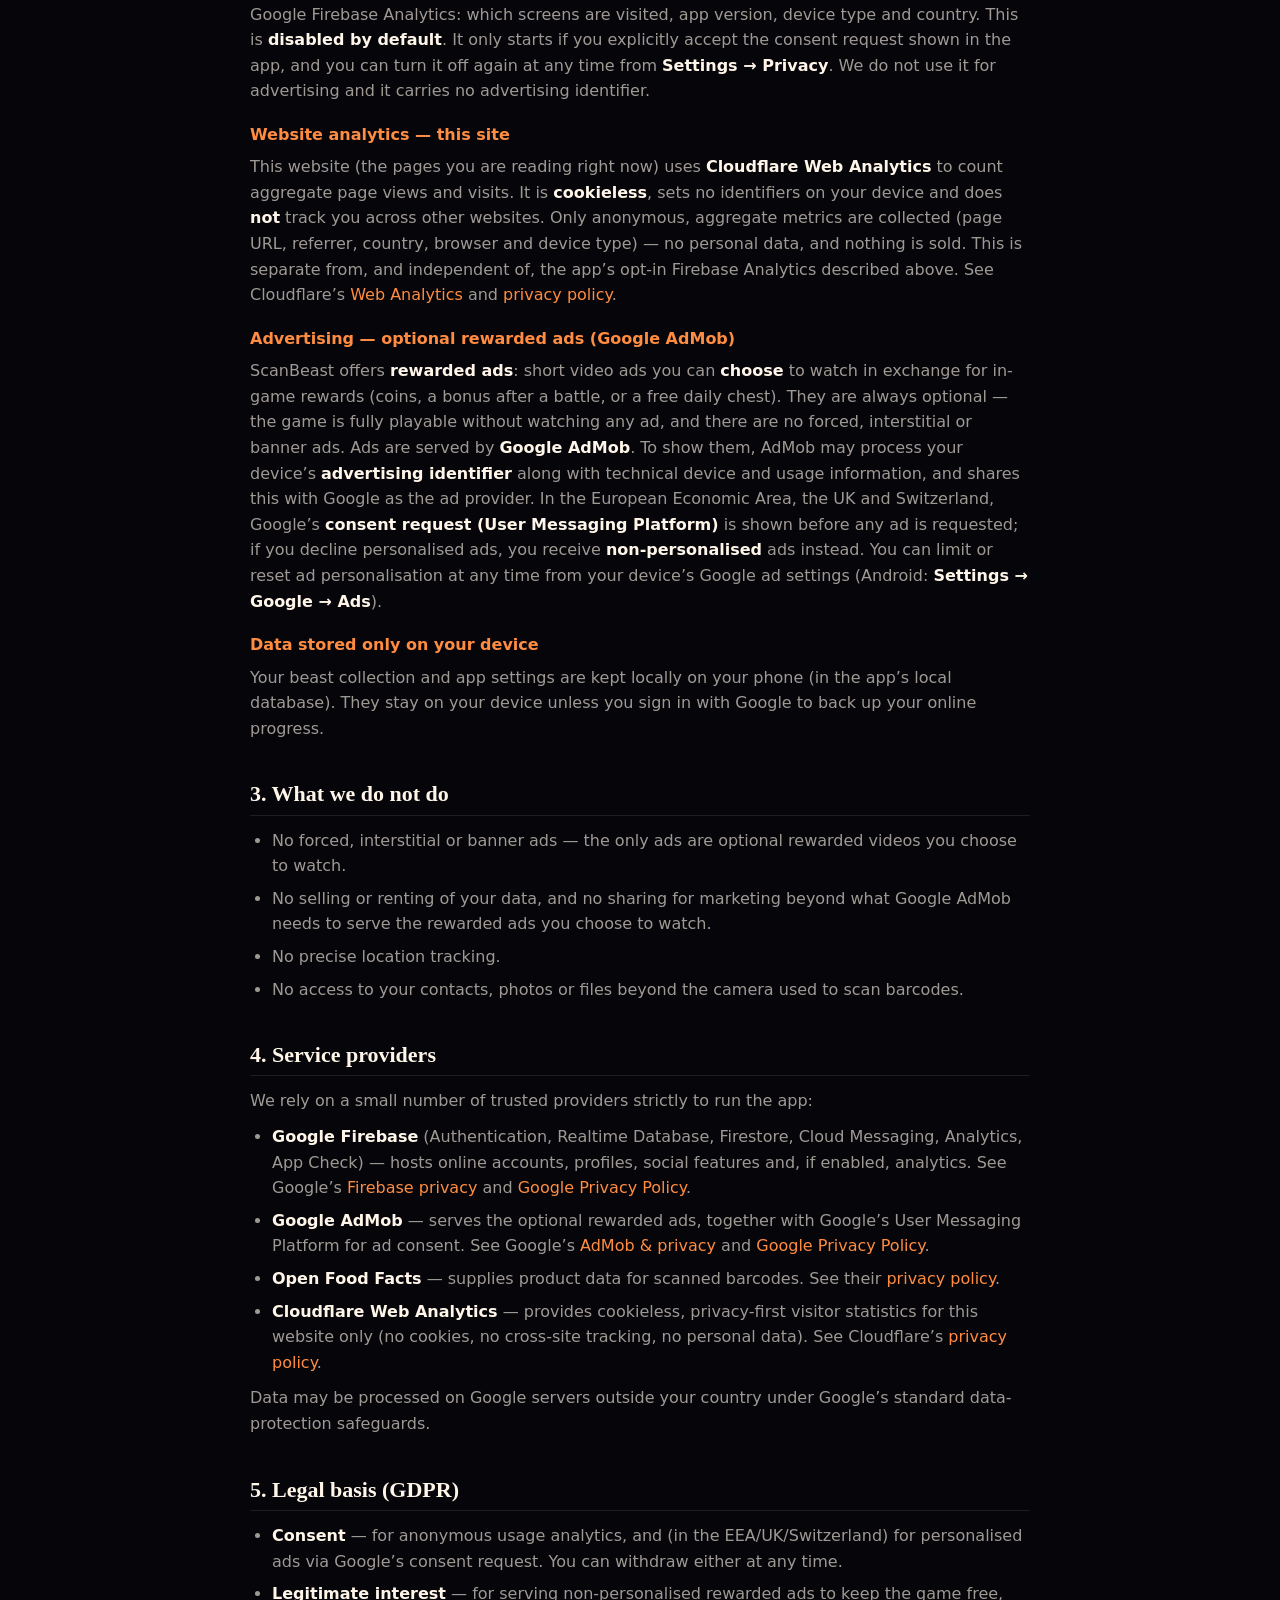
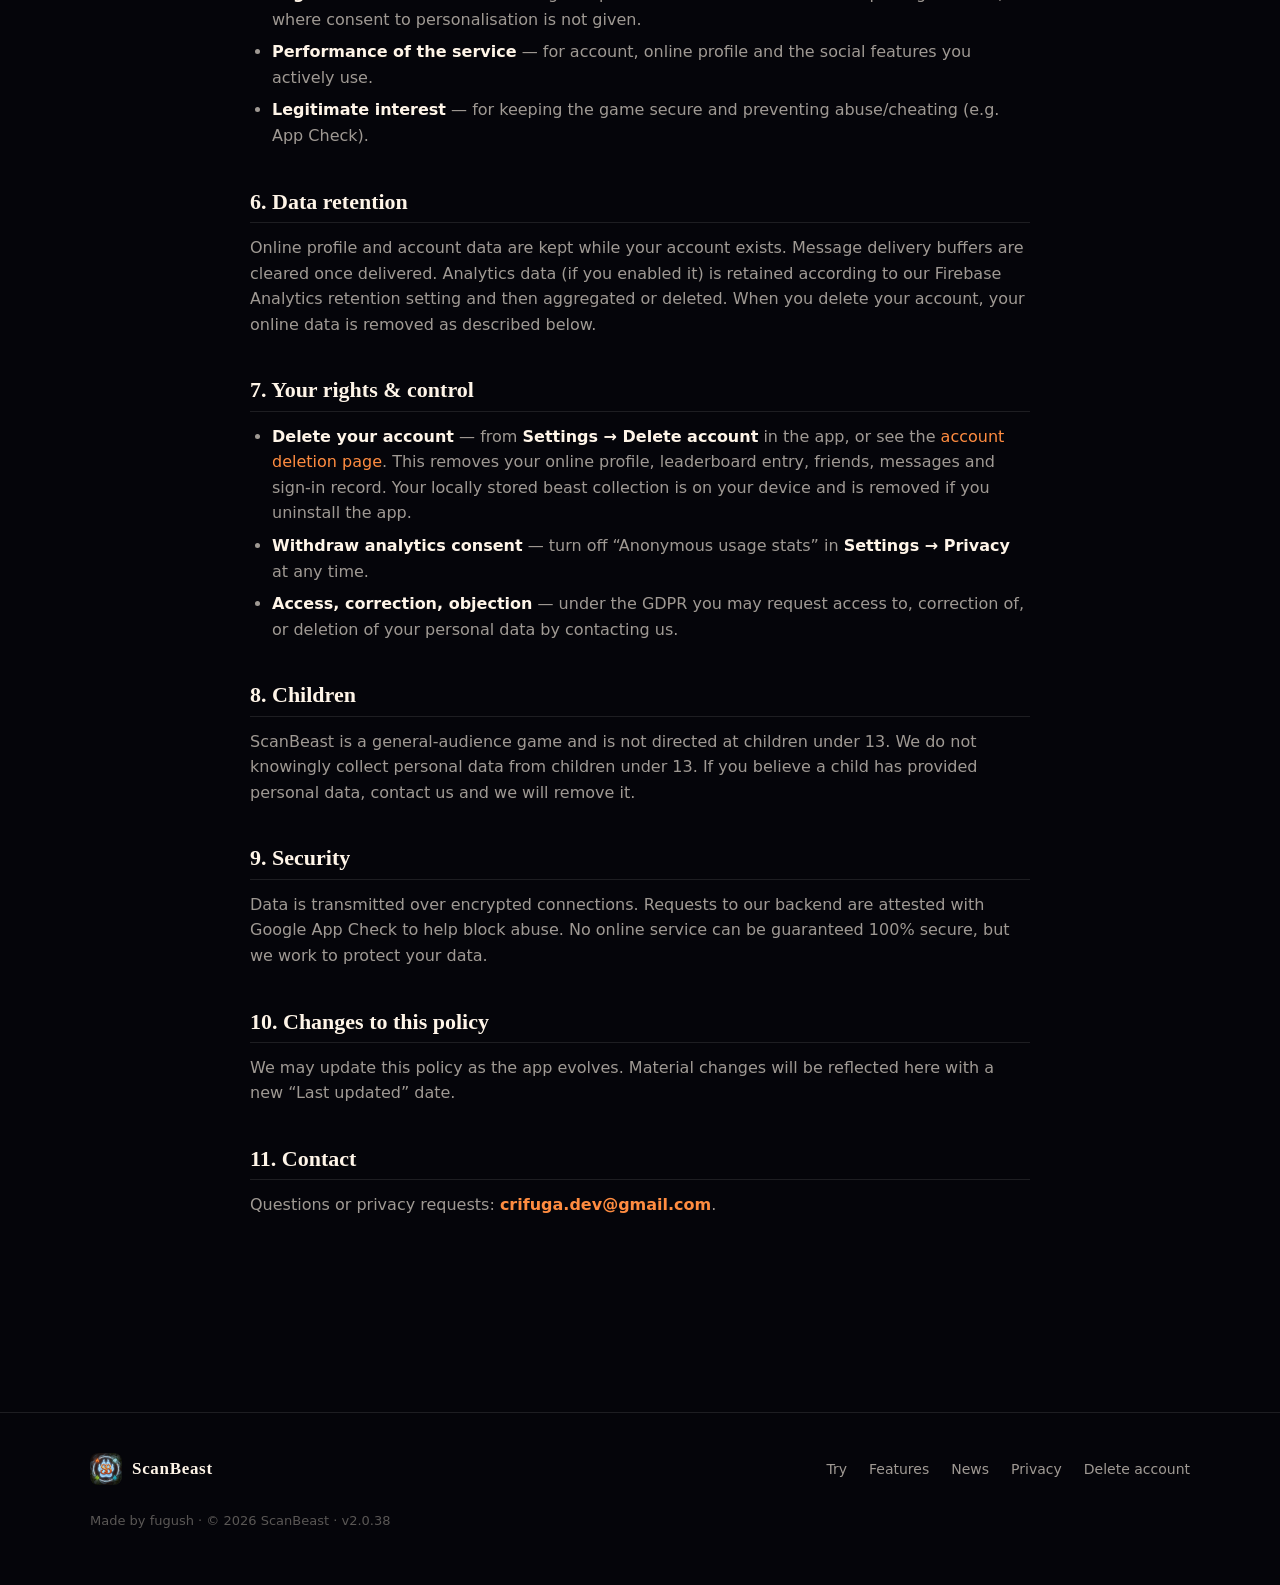
<file: privacy.html>
<!DOCTYPE html>
<html lang="en">
<head>
  <meta charset="UTF-8">
  <meta name="viewport" content="width=device-width, initial-scale=1.0">
  <title>ScanBeast — Privacy &amp; Policy</title>
  <meta name="description" content="How ScanBeast handles your data: optional rewarded ads only, no data selling, analytics and ad consent you control. Full privacy policy.">
  <meta name="theme-color" content="#05050a">
  <meta name="robots" content="index,follow">
  <link rel="icon" href="assets/img/logo.webp">
  <link rel="apple-touch-icon" href="assets/img/logo.webp">
  <link rel="stylesheet" href="assets/css/style.css">
  <script>document.documentElement.classList.add('has-js');</script>
</head>
<body>

  <!-- ==================== HEADER ==================== -->
  <header class="site-header">
    <div class="container">
      <a class="brand" href="index.html">
        <img src="assets/img/logo.webp" alt="ScanBeast logo">
        ScanBeast <span class="v">v2.0.38</span>
      </a>
      <nav class="nav" id="site-nav">
        <a href="index.html#try">Try</a>
        <a href="index.html#features">Features</a>
        <a href="index.html#gallery">Gallery</a>
        <a href="news.html">News</a>
        <a href="privacy.html">Privacy</a>
        <a href="index.html#download">Download</a>
      </nav>
      <a class="btn btn-primary header-cta" href="index.html#download">Play free</a>
      <button class="nav-toggle" type="button" aria-label="Open menu" aria-expanded="false" aria-controls="site-nav">
        <span></span><span></span><span></span>
      </button>
    </div>
  </header>

  <!-- ==================== PAGE HERO ==================== -->
  <section class="page-hero">
    <div class="container">
      <h1>Privacy &amp; Policy</h1>
      <p>What we collect, why, and the control you have over it.</p>
    </div>
  </section>

  <!-- ==================== POLICY ==================== -->
  <section style="padding-top: 20px;">
    <div class="container">
      <article class="legal">

        <p class="updated">Last updated: 17 July 2026</p>

        <p class="lead"><strong>The short version:</strong> ScanBeast never sells or rents your data. The only ads are <strong>optional rewarded ads you choose to watch</strong> for in-game rewards — there are no forced, interstitial or banner ads. Ads are served by Google AdMob, and in the EEA/UK/Switzerland you’re asked for ad consent first. Anonymous usage analytics are <strong>off by default</strong> and only turn on if you tap “Accept” — you can switch them off anytime in Settings.</p>

        <h2>1. Who we are</h2>
        <p>ScanBeast (“the app”, “we”, “us”) is a free barcode monster-battler game for Android, developed by fugush. This policy explains what personal data the app processes, why, and your rights over it. It applies to the ScanBeast Android app and this website.</p>
        <p>For any privacy request or question, contact us at <strong><a href="mailto:crifuga.dev@gmail.com">crifuga.dev@gmail.com</a></strong>.</p>

        <h2>2. Data we process, and why</h2>

        <h3>Account &amp; sign-in</h3>
        <p>You can play as an anonymous guest. In that case we create an anonymous account identifier (via Google Firebase Authentication) so your online progress can be saved — no name or email required. If you choose <strong>Sign in with Google</strong>, we also receive your Google account’s email address and display name, used only to preserve your progress across devices and to secure your account.</p>

        <h3>Online game profile</h3>
        <p>To power the online features you use, we store a public game profile: your chosen nickname, level, total XP, leaderboard rank and a friend code. This is what other players see on the leaderboard or when you add each other as friends.</p>

        <h3>Friends, messages &amp; trades</h3>
        <p>If you add friends, send private messages, or trade beast cards, we process the content needed to deliver those actions between you and the other player. Private messages are relayed through a temporary server buffer and stored in the conversation history on your device; the server buffer is cleared once the message is delivered.</p>

        <h3>Push notifications</h3>
        <p>If you allow notifications, Google Firebase Cloud Messaging issues a device token so we can deliver notifications (friend requests, duel and trade invites, new messages, streak reminders). You can disable notifications at any time in your device or app settings.</p>

        <h3>Barcode scans</h3>
        <p>When you scan or type a product barcode, the barcode is sent to <a href="https://world.openfoodfacts.org/" target="_blank" rel="noopener">Open Food Facts</a>, an open food database, to fetch that product’s public information (name, nutrition). Only the barcode is sent — no personal data about you is attached.</p>

        <h3>Anonymous usage analytics — optional, opt-in</h3>
        <p>To understand how to improve the game, we can collect <strong>anonymous</strong> usage statistics through Google Firebase Analytics: which screens are visited, app version, device type and country. This is <strong>disabled by default</strong>. It only starts if you explicitly accept the consent request shown in the app, and you can turn it off again at any time from <strong>Settings → Privacy</strong>. We do not use it for advertising and it carries no advertising identifier.</p>

        <h3>Website analytics — this site</h3>
        <p>This website (the pages you are reading right now) uses <strong>Cloudflare Web Analytics</strong> to count aggregate page views and visits. It is <strong>cookieless</strong>, sets no identifiers on your device and does <strong>not</strong> track you across other websites. Only anonymous, aggregate metrics are collected (page URL, referrer, country, browser and device type) — no personal data, and nothing is sold. This is separate from, and independent of, the app’s opt-in Firebase Analytics described above. See Cloudflare’s <a href="https://www.cloudflare.com/web-analytics/" target="_blank" rel="noopener">Web Analytics</a> and <a href="https://www.cloudflare.com/privacypolicy/" target="_blank" rel="noopener">privacy policy</a>.</p>

        <h3>Advertising — optional rewarded ads (Google AdMob)</h3>
        <p>ScanBeast offers <strong>rewarded ads</strong>: short video ads you can <strong>choose</strong> to watch in exchange for in-game rewards (coins, a bonus after a battle, or a free daily chest). They are always optional — the game is fully playable without watching any ad, and there are no forced, interstitial or banner ads. Ads are served by <strong>Google AdMob</strong>. To show them, AdMob may process your device’s <strong>advertising identifier</strong> along with technical device and usage information, and shares this with Google as the ad provider. In the European Economic Area, the UK and Switzerland, Google’s <strong>consent request (User Messaging Platform)</strong> is shown before any ad is requested; if you decline personalised ads, you receive <strong>non-personalised</strong> ads instead. You can limit or reset ad personalisation at any time from your device’s Google ad settings (Android: <strong>Settings → Google → Ads</strong>).</p>

        <h3>Data stored only on your device</h3>
        <p>Your beast collection and app settings are kept locally on your phone (in the app’s local database). They stay on your device unless you sign in with Google to back up your online progress.</p>

        <h2>3. What we do not do</h2>
        <ul>
          <li>No forced, interstitial or banner ads — the only ads are optional rewarded videos you choose to watch.</li>
          <li>No selling or renting of your data, and no sharing for marketing beyond what Google AdMob needs to serve the rewarded ads you choose to watch.</li>
          <li>No precise location tracking.</li>
          <li>No access to your contacts, photos or files beyond the camera used to scan barcodes.</li>
        </ul>

        <h2>4. Service providers</h2>
        <p>We rely on a small number of trusted providers strictly to run the app:</p>
        <ul>
          <li><strong>Google Firebase</strong> (Authentication, Realtime Database, Firestore, Cloud Messaging, Analytics, App Check) — hosts online accounts, profiles, social features and, if enabled, analytics. See Google’s <a href="https://firebase.google.com/support/privacy" target="_blank" rel="noopener">Firebase privacy</a> and <a href="https://policies.google.com/privacy" target="_blank" rel="noopener">Google Privacy Policy</a>.</li>
          <li><strong>Google AdMob</strong> — serves the optional rewarded ads, together with Google’s User Messaging Platform for ad consent. See Google’s <a href="https://support.google.com/admob/answer/6128543" target="_blank" rel="noopener">AdMob &amp; privacy</a> and <a href="https://policies.google.com/privacy" target="_blank" rel="noopener">Google Privacy Policy</a>.</li>
          <li><strong>Open Food Facts</strong> — supplies product data for scanned barcodes. See their <a href="https://world.openfoodfacts.org/privacy" target="_blank" rel="noopener">privacy policy</a>.</li>
          <li><strong>Cloudflare Web Analytics</strong> — provides cookieless, privacy-first visitor statistics for this website only (no cookies, no cross-site tracking, no personal data). See Cloudflare’s <a href="https://www.cloudflare.com/privacypolicy/" target="_blank" rel="noopener">privacy policy</a>.</li>
        </ul>
        <p>Data may be processed on Google servers outside your country under Google’s standard data-protection safeguards.</p>

        <h2>5. Legal basis (GDPR)</h2>
        <ul>
          <li><strong>Consent</strong> — for anonymous usage analytics, and (in the EEA/UK/Switzerland) for personalised ads via Google’s consent request. You can withdraw either at any time.</li>
          <li><strong>Legitimate interest</strong> — for serving non-personalised rewarded ads to keep the game free, where consent to personalisation is not given.</li>
          <li><strong>Performance of the service</strong> — for account, online profile and the social features you actively use.</li>
          <li><strong>Legitimate interest</strong> — for keeping the game secure and preventing abuse/cheating (e.g. App Check).</li>
        </ul>

        <h2>6. Data retention</h2>
        <p>Online profile and account data are kept while your account exists. Message delivery buffers are cleared once delivered. Analytics data (if you enabled it) is retained according to our Firebase Analytics retention setting and then aggregated or deleted. When you delete your account, your online data is removed as described below.</p>

        <h2>7. Your rights &amp; control</h2>
        <ul>
          <li><strong>Delete your account</strong> — from <strong>Settings → Delete account</strong> in the app, or see the <a href="delete-account.html">account deletion page</a>. This removes your online profile, leaderboard entry, friends, messages and sign-in record. Your locally stored beast collection is on your device and is removed if you uninstall the app.</li>
          <li><strong>Withdraw analytics consent</strong> — turn off “Anonymous usage stats” in <strong>Settings → Privacy</strong> at any time.</li>
          <li><strong>Access, correction, objection</strong> — under the GDPR you may request access to, correction of, or deletion of your personal data by contacting us.</li>
        </ul>

        <h2>8. Children</h2>
        <p>ScanBeast is a general-audience game and is not directed at children under 13. We do not knowingly collect personal data from children under 13. If you believe a child has provided personal data, contact us and we will remove it.</p>

        <h2>9. Security</h2>
        <p>Data is transmitted over encrypted connections. Requests to our backend are attested with Google App Check to help block abuse. No online service can be guaranteed 100% secure, but we work to protect your data.</p>

        <h2>10. Changes to this policy</h2>
        <p>We may update this policy as the app evolves. Material changes will be reflected here with a new “Last updated” date.</p>

        <h2>11. Contact</h2>
        <p>Questions or privacy requests: <strong><a href="mailto:crifuga.dev@gmail.com">crifuga.dev@gmail.com</a></strong>.</p>

      </article>
    </div>
  </section>

  <!-- ==================== FOOTER ==================== -->
  <footer class="site-footer">
    <div class="container">
      <a class="brand" href="index.html"><img src="assets/img/logo.webp" alt="">ScanBeast</a>
      <nav>
        <a href="index.html#try">Try</a>
        <a href="index.html#features">Features</a>
        <a href="news.html">News</a>
        <a href="privacy.html">Privacy</a>
        <a href="delete-account.html">Delete account</a>
      </nav>
      <p class="copy">Made by fugush · © 2026 ScanBeast · v2.0.38</p>
    </div>
  </footer>

  <script src="assets/js/app.js"></script>

  <!-- Cloudflare Web Analytics (cookieless, privacy-first) -->
  <script defer src='https://static.cloudflareinsights.com/beacon.min.js' data-cf-beacon='{"token": "66f2514d06d64d0d81da3c510b61e948"}'></script>
  <!-- End Cloudflare Web Analytics -->
</body>
</html>
</file>
<file: assets/css/style.css>
/* ScanBeast — sito statico. Palette allineata a qml/Theme.qml del gioco. */

:root {
  --bg:        #05050a;
  --bg-2:      #0d0a12;
  --surface:   rgba(255,255,255,.045);
  --surface-2: rgba(255,255,255,.07);
  --border:    rgba(255,255,255,.10);

  --primary:   #ff6b1a;
  --accent:    #ff8c40;
  --gold:      #ffcc00;
  --crimson:   #e8003a;

  --cream:       #fff5e8;
  --cream-dim:   rgba(255,245,232,.62);
  --cream-faint: rgba(255,245,232,.34);

  --fire:  #ff4d00;
  --water: #00b4d8;
  --earth: #84cc16;
  --air:   #bae6fd;

  --radius: 16px;
  --maxw: 1140px;

  --serif: "Palatino Linotype", "Book Antiqua", Palatino, Georgia, serif;
  --sans:  -apple-system, BlinkMacSystemFont, "Segoe UI", Roboto, system-ui, sans-serif;
}

* { box-sizing: border-box; }

html { scroll-behavior: smooth; }

body {
  margin: 0;
  font-family: var(--sans);
  color: var(--cream);
  background: var(--bg);
  line-height: 1.6;
  -webkit-font-smoothing: antialiased;
  overflow-x: hidden;
}

/* Sfondo globale: bagliori radiali fuoco/brace su nero */
body::before {
  content: "";
  position: fixed;
  inset: 0;
  z-index: -1;
  background:
    radial-gradient(120% 80% at 50% -10%, rgba(255,107,26,.18), transparent 60%),
    radial-gradient(90% 60% at 85% 15%, rgba(232,0,58,.10), transparent 55%),
    radial-gradient(80% 70% at 10% 90%, rgba(0,180,216,.06), transparent 60%),
    var(--bg);
}

img { max-width: 100%; display: block; }

a { color: var(--accent); text-decoration: none; }
a:hover { color: var(--gold); }

.container {
  width: 100%;
  max-width: var(--maxw);
  margin-inline: auto;
  padding-inline: 20px;
}

h1, h2, h3 { font-family: var(--serif); font-weight: 700; line-height: 1.15; margin: 0; }

/* ---------- Header ---------- */
.site-header {
  position: sticky;
  top: 0;
  z-index: 50;
  backdrop-filter: blur(12px);
  background: rgba(5,5,10,.72);
  border-bottom: 1px solid var(--border);
}
.site-header .container {
  display: flex;
  align-items: center;
  gap: 16px;
  height: 64px;
}
.brand { display: flex; align-items: center; gap: 10px; font-family: var(--serif); font-size: 20px; font-weight: 700; letter-spacing: .04em; color: var(--cream); }
.brand img { width: 32px; height: 32px; border-radius: 8px; }
.brand .v { font-family: var(--sans); font-size: 11px; letter-spacing: .08em; color: var(--primary); border: 1px solid rgba(255,107,26,.4); padding: 2px 7px; border-radius: 999px; margin-left: 4px; }

.nav { display: flex; gap: 26px; margin-left: auto; }
.nav a { color: var(--cream-dim); font-size: 14px; letter-spacing: .03em; }
.nav a:hover { color: var(--cream); }
.header-cta { margin-left: 20px; }

/* Hamburger: nascosto su desktop, mostrato sotto 860px dalle media query */
.nav-toggle {
  display: none; width: 42px; height: 42px; padding: 0; cursor: pointer;
  flex-direction: column; align-items: center; justify-content: center; gap: 5px;
  background: var(--surface-2); border: 1px solid var(--border); border-radius: 10px;
}
.nav-toggle span { display: block; width: 20px; height: 2px; border-radius: 2px; background: var(--cream); transition: transform .25s ease, opacity .2s ease; }
.nav-toggle[aria-expanded="true"] span:nth-child(1) { transform: translateY(7px) rotate(45deg); }
.nav-toggle[aria-expanded="true"] span:nth-child(2) { opacity: 0; }
.nav-toggle[aria-expanded="true"] span:nth-child(3) { transform: translateY(-7px) rotate(-45deg); }

/* ---------- Buttons ---------- */
.btn {
  display: inline-flex; align-items: center; gap: 9px;
  font-family: var(--sans); font-size: 15px; font-weight: 600;
  padding: 12px 20px; border-radius: 12px;
  border: 1px solid var(--border); color: var(--cream);
  background: var(--surface-2); cursor: pointer;
  transition: transform .12s ease, box-shadow .2s ease, background .2s ease;
}
.btn:hover { transform: translateY(-2px); }
.btn-primary {
  border: none; color: #1a0d02; font-weight: 700;
  background: linear-gradient(135deg, var(--gold), var(--primary));
  box-shadow: 0 8px 26px rgba(255,107,26,.35);
}
.btn-primary:hover { color: #1a0d02; box-shadow: 0 12px 34px rgba(255,107,26,.5); }

/* Badge store ufficiali (Google Play + App Store) + perks + QR */
.dl-grid { display: flex; flex-wrap: wrap; align-items: center; justify-content: center; gap: 34px; margin-top: 10px; }
.dl-main { display: flex; flex-direction: column; align-items: center; gap: 22px; }

.badges { display: flex; flex-wrap: wrap; gap: 14px; justify-content: center; align-items: center; }
.badge { position: relative; display: inline-flex; transition: transform .12s ease; }
.badge img { height: 56px; width: auto; display: block; }
a.badge:hover { transform: translateY(-2px); }
.badge.soon { opacity: .55; filter: grayscale(.2); cursor: default; }
.badge.soon .badge-tag {
  position: absolute; top: -9px; right: -9px;
  font-size: 10px; letter-spacing: .07em; text-transform: uppercase; font-weight: 700;
  color: #1a0d02; background: linear-gradient(135deg, var(--gold), var(--primary));
  padding: 2px 8px; border-radius: 999px; box-shadow: 0 4px 12px rgba(0,0,0,.35);
}

/* Perks: chip a pillola con icona */
.dl-perks { list-style: none; margin: 0; padding: 0; display: flex; flex-wrap: wrap; gap: 10px; justify-content: center; }
.dl-perks li {
  display: inline-flex; align-items: center; gap: 8px; font-size: 13.5px; color: var(--cream-dim);
  background: var(--surface); border: 1px solid var(--border); padding: 8px 14px; border-radius: 999px;
}
.dl-perks svg { width: 16px; height: 16px; stroke: var(--accent); fill: none; stroke-width: 1.9; flex: none; }

/* QR "scan to install": utile da desktop, nascosto su telefono (sei gia' li'). */
.dl-qr { display: flex; flex-direction: column; align-items: center; gap: 10px; }
.dl-qr img {
  width: 128px; height: 128px; border-radius: 14px; padding: 9px; background: var(--cream);
  border: 1px solid var(--border); box-shadow: 0 12px 30px rgba(0,0,0,.4);
}
.dl-qr span { display: inline-flex; align-items: center; gap: 7px; font-size: 13px; color: var(--cream-dim); }
.dl-qr span svg { width: 15px; height: 15px; stroke: var(--accent); fill: none; stroke-width: 1.9; }
@media (max-width: 640px) { .dl-qr { display: none; } }

/* ---------- Sezioni ---------- */
section { padding-block: clamp(56px, 9vw, 104px); }
.section-head { text-align: center; max-width: 640px; margin: 0 auto 46px; }
.section-head .eyebrow { display: inline-block; font-size: 12px; letter-spacing: .22em; text-transform: uppercase; color: var(--primary); margin-bottom: 14px; }
.section-head h2 { font-size: clamp(26px, 4.5vw, 40px); }
.section-head p { color: var(--cream-dim); font-size: 17px; margin-top: 12px; }

/* ---------- Hero ---------- */
.hero { position: relative; overflow: hidden; padding-top: clamp(40px, 7vw, 76px); }
.hero .container { position: relative; z-index: 1; display: grid; grid-template-columns: 1.15fr .85fr; gap: 52px; align-items: center; }
/* Canvas braci: dietro il contenuto, non intercetta i click */
.embers { position: absolute; inset: 0; width: 100%; height: 100%; z-index: 0; pointer-events: none; }
.pp-badge { display: block; width: fit-content; margin-bottom: 20px; line-height: 0; opacity: .95; transition: opacity .2s ease, transform .2s ease; }
.pp-badge:hover { opacity: 1; transform: translateY(-1px); }
.pp-badge img { max-width: 100%; height: auto; }
.hero-copy .eyebrow { display: inline-flex; align-items: center; gap: 8px; font-size: 12px; letter-spacing: .18em; text-transform: uppercase; color: var(--gold); background: rgba(255,204,0,.08); border: 1px solid rgba(255,204,0,.25); padding: 6px 14px; border-radius: 999px; margin-bottom: 22px; }
.hero h1 {
  font-size: clamp(40px, 7vw, 68px);
  letter-spacing: .01em;
  background: linear-gradient(120deg, var(--gold) 0%, var(--accent) 45%, var(--crimson) 100%);
  -webkit-background-clip: text; background-clip: text; color: transparent;
  text-shadow: 0 0 40px rgba(255,107,26,.25);
}
.hero .lead { font-size: clamp(17px, 2.2vw, 21px); color: var(--cream); margin: 20px 0 10px; font-weight: 600; }
.hero .sub { color: var(--cream-dim); font-size: 16px; max-width: 46ch; }
.hero .stores { margin-top: 30px; }
.hero .fineprint { margin-top: 16px; font-size: 13px; color: var(--cream-faint); }

/* Telaio telefono */
.phone-wrap { display: flex; justify-content: center; }
.phone {
  position: relative;
  width: clamp(220px, 30vw, 296px);
  aspect-ratio: 1080 / 2400;
  border: 9px solid #17131c;
  border-radius: 38px;
  overflow: hidden;
  background: #000;
  box-shadow: 0 30px 80px rgba(0,0,0,.6), 0 0 0 1px rgba(255,255,255,.06), 0 0 60px rgba(255,107,26,.22);
}
.phone img { width: 100%; height: 100%; object-fit: cover; }
.phone::before {
  content: ""; position: absolute; top: 10px; left: 50%; transform: translateX(-50%);
  width: 96px; height: 7px; background: #0a0a0f; border-radius: 999px; z-index: 2;
}

/* ---------- Features ---------- */
.features-grid { display: grid; grid-template-columns: repeat(auto-fit, minmax(268px, 1fr)); gap: 18px; }
.feature {
  background: var(--surface); border: 1px solid var(--border); border-radius: var(--radius);
  padding: 26px 24px; transition: transform .15s ease, border-color .2s ease, background .2s ease;
}
.feature:hover { transform: translateY(-4px); border-color: rgba(255,107,26,.35); background: var(--surface-2); box-shadow: 0 18px 40px rgba(255,107,26,.08); }
.feature .ico {
  width: 48px; height: 48px; border-radius: 12px; display: grid; place-items: center; margin-bottom: 16px;
  background: rgba(255,107,26,.12); border: 1px solid rgba(255,107,26,.28);
  transition: transform .25s ease, border-color .2s ease, background .2s ease;
}
.feature:hover .ico { transform: translateY(-2px) rotate(-6deg) scale(1.08); }
.feature .ico svg { width: 26px; height: 26px; stroke: var(--accent); fill: none; stroke-width: 1.9; }
.feature h3 { font-size: 19px; margin-bottom: 8px; }
.feature p { margin: 0; color: var(--cream-dim); font-size: 15px; }

/* Accenti elemento per alcune card */
.feature.el-fire .ico  { background: rgba(255,77,0,.14);   border-color: rgba(255,77,0,.35); }
.feature.el-fire .ico svg  { stroke: var(--fire); }
.feature.el-water .ico { background: rgba(0,180,216,.12);  border-color: rgba(0,180,216,.35); }
.feature.el-water .ico svg { stroke: var(--water); }
.feature.el-earth .ico { background: rgba(132,204,22,.12); border-color: rgba(132,204,22,.35); }
.feature.el-earth .ico svg { stroke: var(--earth); }

/* ---------- Gallery ---------- */
/* Carosello a colonne: la fascia e' piu' stretta della pagina (aria a destra e
   sinistra) e la larghezza dello shot si ricava da --cols, cosi' ne entrano
   esattamente 3 da desktop, 2 da tablet e 1 da telefono. */
.gallery {
  --gap: 18px;
  --cols: 1;
  display: flex; gap: var(--gap); overflow-x: auto; scroll-snap-type: x mandatory;
  width: 100%; max-width: 880px; margin-inline: auto;
  padding: 8px 20px 24px; scroll-padding-inline: 20px;
  scrollbar-width: thin; scrollbar-color: var(--primary) transparent;
}
.gallery::-webkit-scrollbar { height: 8px; }
.gallery::-webkit-scrollbar-thumb { background: rgba(255,107,26,.5); border-radius: 999px; }
.gallery img {
  width: calc((100% - (var(--cols) - 1) * var(--gap)) / var(--cols));
  flex: none; border-radius: 22px;
  border: 1px solid var(--border); scroll-snap-align: center;
  box-shadow: 0 16px 40px rgba(0,0,0,.5);
}
/* Su telefono lo shot a piena colonna sarebbe alto ~740px: tetto a 62vw, cosi'
   se ne vede uno per volta con l'accenno dei vicini che invita a scorrere. */
@media (max-width: 640px) { .gallery img { max-width: 62vw; } }
@media (min-width: 641px) { .gallery { --cols: 2; } }
@media (min-width: 861px) { .gallery { --cols: 3; } }

/* ---------- CTA band ---------- */
.cta-band { text-align: center; }
.cta-band .box {
  max-width: 920px; margin-inline: auto;
  background: linear-gradient(135deg, rgba(255,107,26,.14), rgba(232,0,58,.10));
  border: 1px solid rgba(255,107,26,.3); border-radius: 26px;
  padding: clamp(36px, 6vw, 64px) clamp(20px, 4vw, 44px);
}
.cta-band .eyebrow { display: inline-block; font-size: 12px; letter-spacing: .22em; text-transform: uppercase; color: var(--primary); margin-bottom: 14px; }
.cta-band h2 { font-size: clamp(26px, 4.5vw, 40px); }
.cta-band p { color: var(--cream-dim); font-size: 17px; margin: 12px auto 28px; max-width: 48ch; }
.cta-band .stores { justify-content: center; }

/* Flusso beta / closed testing */
.beta-cta { display: flex; gap: 14px; flex-wrap: wrap; align-items: center; margin-top: 30px; }

.note-warn {
  display: flex; gap: 14px; align-items: flex-start; text-align: left;
  background: rgba(232,0,58,.10); border: 1px solid rgba(232,0,58,.38);
  border-radius: 14px; padding: 18px 20px; margin: 0 auto 30px; max-width: 720px;
}
.note-warn svg { flex: none; width: 24px; height: 24px; stroke: var(--crimson); fill: none; }
.note-warn p { margin: 0; color: var(--cream-dim); font-size: 15px; }
.note-warn b { color: var(--cream); }
/* Desktop: callout centrato e bilanciato (icona sopra, testo centrato, box più
   stretto). Su mobile (<=860px) resta icona a sinistra + testo a sinistra. */
@media (min-width: 861px) {
  .note-warn {
    flex-direction: column; align-items: center; text-align: center;
    gap: 10px; max-width: 580px; padding: 22px 30px;
  }
  .note-warn svg { width: 28px; height: 28px; }
  .note-warn p { max-width: 52ch; line-height: 1.5; }
}

.steps {
  display: grid; grid-template-columns: repeat(auto-fit, minmax(272px, 1fr));
  gap: 18px; text-align: left; margin-top: 6px;
}
.step {
  position: relative; display: flex; flex-direction: column;
  background: var(--surface); border: 1px solid var(--border);
  border-radius: var(--radius); padding: 26px;
  transition: transform .15s ease, border-color .2s ease, box-shadow .2s ease;
}
.step:hover { transform: translateY(-4px); border-color: rgba(255,107,26,.35); box-shadow: 0 18px 40px rgba(0,0,0,.35); }
.step .btn { margin-top: auto; width: 100%; justify-content: center; }
.step .num {
  width: 36px; height: 36px; border-radius: 999px; display: grid; place-items: center;
  font-family: var(--serif); font-weight: 700; font-size: 18px; color: #1a0d02;
  background: linear-gradient(135deg, var(--gold), var(--primary)); margin-bottom: 14px;
}
.step h3 { font-size: 19px; }
.step p { color: var(--cream-dim); font-size: 15px; margin: 8px 0 18px; }

.beta-fallback { margin-top: 28px; color: var(--cream-faint); font-size: 14px; text-align: center; }

/* ---------- News ---------- */
.news-list { display: flex; flex-direction: column; gap: 20px; max-width: 760px; margin-inline: auto; }
.post {
  background: var(--surface); border: 1px solid var(--border); border-radius: var(--radius);
  padding: 26px 28px;
}
.post .meta { display: flex; align-items: center; gap: 12px; flex-wrap: wrap; margin-bottom: 12px; }
.post .ver { font-family: var(--serif); font-weight: 700; color: #1a0d02; background: linear-gradient(135deg, var(--gold), var(--primary)); padding: 3px 12px; border-radius: 999px; font-size: 14px; }
.post .date { color: var(--cream-faint); font-size: 13px; letter-spacing: .04em; }
.post h3 { font-size: 22px; margin-bottom: 10px; }
.post ul { margin: 10px 0 0; padding-left: 20px; color: var(--cream-dim); }
.post ul li { margin-bottom: 6px; }
.post .tags { display: flex; gap: 8px; flex-wrap: wrap; margin-top: 16px; }
.post .tag { font-size: 11px; letter-spacing: .06em; text-transform: uppercase; color: var(--accent); border: 1px solid rgba(255,140,64,.3); padding: 3px 10px; border-radius: 999px; }
.news-empty { text-align: center; color: var(--cream-dim); }

/* ---------- Footer ---------- */
.site-footer { border-top: 1px solid var(--border); padding-block: 40px; margin-top: 40px; }
.site-footer .container { display: flex; flex-wrap: wrap; align-items: center; gap: 18px; }
.site-footer .brand { font-size: 17px; }
.site-footer nav { display: flex; gap: 22px; margin-left: auto; flex-wrap: wrap; }
.site-footer nav a { color: var(--cream-dim); font-size: 14px; }
.site-footer .copy { width: 100%; color: var(--cream-faint); font-size: 13px; margin-top: 8px; }

/* ---------- Page hero (news) ---------- */
.page-hero { text-align: center; padding-top: clamp(48px, 8vw, 88px); padding-bottom: 8px; }
.page-hero h1 { font-size: clamp(32px, 6vw, 52px); background: linear-gradient(120deg, var(--gold), var(--accent)); -webkit-background-clip: text; background-clip: text; color: transparent; }
.page-hero p { color: var(--cream-dim); margin-top: 12px; }

/* ---------- Legal / prose (privacy policy) ---------- */
.legal { max-width: 780px; margin-inline: auto; padding-bottom: 40px; }
.legal .updated { color: var(--cream-faint); font-size: 14px; margin: 0 0 8px; }
.legal .lead {
  font-size: 17px; color: var(--cream);
  background: var(--surface); border: 1px solid var(--border);
  border-radius: var(--radius); padding: 18px 20px; margin: 22px 0 8px;
}
.legal h2 {
  font-size: 22px; margin: 40px 0 12px; padding-bottom: 8px;
  border-bottom: 1px solid var(--border); color: var(--cream);
}
.legal h3 {
  font-family: var(--sans); font-weight: 700; font-size: 16px;
  color: var(--accent); margin: 22px 0 4px;
}
.legal p { color: var(--cream-dim); margin: 10px 0; }
.legal ul { color: var(--cream-dim); margin: 10px 0; padding-left: 22px; }
.legal li { margin: 7px 0; }
.legal strong { color: var(--cream); }
.legal a { color: var(--accent); }
.legal a:hover { color: var(--gold); }

/* ---------- Motion: scroll reveal ---------- */
/* Nascosto solo quando il JS e' attivo: senza JS il contenuto resta visibile. */
.has-js .reveal { opacity: 0; transform: translateY(24px); transition: opacity .6s ease, transform .6s ease; }
.has-js .reveal.in { opacity: 1; transform: none; }

/* Gruppi con figli in cascata (griglie, gallery) */
.has-js .reveal-group > * { opacity: 0; transform: translateY(20px); transition: opacity .5s ease, transform .5s ease; }
.has-js .reveal-group.in > * { opacity: 1; transform: none; }
.has-js .reveal-group.in > *:nth-child(2) { transition-delay: .05s; }
.has-js .reveal-group.in > *:nth-child(3) { transition-delay: .10s; }
.has-js .reveal-group.in > *:nth-child(4) { transition-delay: .15s; }
.has-js .reveal-group.in > *:nth-child(5) { transition-delay: .20s; }
.has-js .reveal-group.in > *:nth-child(6) { transition-delay: .25s; }
.has-js .reveal-group.in > *:nth-child(7) { transition-delay: .30s; }
.has-js .reveal-group.in > *:nth-child(8) { transition-delay: .35s; }

/* ---------- Demo scan -> beast ---------- */
.scan { max-width: 720px; margin-inline: auto; perspective: 1000px; }
.scan-form { display: flex; gap: 12px; flex-wrap: wrap; justify-content: center; }
.scan-input {
  display: flex; align-items: center; gap: 10px; flex: 1 1 260px; min-width: 220px;
  background: var(--surface-2); border: 1px solid var(--border); border-radius: 12px; padding: 0 14px;
  transition: border-color .2s ease, box-shadow .2s ease;
}
.scan-input:focus-within { border-color: rgba(255,107,26,.6); box-shadow: 0 0 0 3px rgba(255,107,26,.15); }
.scan-ico svg { width: 22px; height: 22px; stroke: var(--accent); fill: none; stroke-width: 1.8; }
.scan-input input {
  flex: 1; min-width: 0; background: none; border: none; outline: none;
  color: var(--cream); font-family: var(--sans); font-size: 16px; padding: 13px 0; letter-spacing: .06em;
}
.scan-input input::placeholder { color: var(--cream-faint); letter-spacing: normal; }
.scan-hint { text-align: center; color: var(--cream-faint); font-size: 13px; margin-top: 14px; }

.beast-card {
  --el: var(--primary);
  position: relative; overflow: hidden; margin-top: 26px; padding: 24px; border-radius: 20px;
  background: var(--surface); border: 1px solid var(--border);
}
.beast-card[hidden] { display: none; }
.beast-card.show { animation: beastFlip .55s cubic-bezier(.2,.7,.2,1); }
@keyframes beastFlip { from { opacity: 0; transform: rotateX(-14deg) translateY(18px) scale(.96); } to { opacity: 1; transform: none; } }
.beast-card::before {
  content: ""; position: absolute; inset: 0; z-index: 0; pointer-events: none;
  background: radial-gradient(120% 90% at 15% 0%, color-mix(in srgb, var(--el) 22%, transparent), transparent 60%);
}
.beast-card > * { position: relative; z-index: 1; }

.beast-head { display: flex; align-items: center; gap: 16px; }
.beast-avatar {
  width: 64px; height: 64px; flex: none; border-radius: 16px; display: grid; place-items: center;
  background: color-mix(in srgb, var(--el) 18%, transparent);
  border: 1px solid color-mix(in srgb, var(--el) 45%, transparent);
}
.beast-avatar svg { width: 36px; height: 36px; stroke: var(--el); fill: none; stroke-width: 1.7; }
.beast-name { font-family: var(--serif); font-size: 24px; margin: 0; }
.beast-sub { display: flex; align-items: center; gap: 8px; flex-wrap: wrap; margin-top: 6px; }
.beast-el {
  font-size: 12px; letter-spacing: .08em; text-transform: uppercase; color: var(--el);
  border: 1px solid color-mix(in srgb, var(--el) 45%, transparent); padding: 2px 10px; border-radius: 999px;
}
.beast-code { font-size: 12px; color: var(--cream-faint); letter-spacing: .1em; }

.beast-stats { display: grid; gap: 12px; margin-top: 20px; }
.stat { display: grid; grid-template-columns: 52px 1fr 34px; align-items: center; gap: 12px; }
.stat .lbl { font-size: 12px; letter-spacing: .06em; text-transform: uppercase; color: var(--cream-dim); }
.stat .bar { height: 8px; border-radius: 999px; background: rgba(255,255,255,.08); overflow: hidden; }
.stat .bar > span { display: block; width: 0; height: 100%; border-radius: 999px; background: linear-gradient(90deg, var(--el), var(--gold)); transition: width .7s cubic-bezier(.2,.7,.2,1); }
.stat .val { font-size: 13px; color: var(--cream); text-align: right; font-variant-numeric: tabular-nums; }

.beast-foot { display: flex; align-items: center; gap: 12px; flex-wrap: wrap; margin-top: 18px; color: var(--cream-dim); font-size: 13px; }
.nutri { font-family: var(--serif); font-weight: 700; color: #1a0d02; padding: 2px 9px; border-radius: 8px; }

/* Rarita' */
.beast-rarity {
  font-size: 11px; letter-spacing: .08em; text-transform: uppercase; color: var(--rar, #9aa0aa);
  border: 1px solid color-mix(in srgb, var(--rar, #9aa0aa) 55%, transparent); padding: 2px 9px; border-radius: 999px;
}
.beast-card[data-rarity] { border-color: color-mix(in srgb, var(--rar) 45%, var(--border)); }
.beast-card[data-rarity="rare"]      { box-shadow: 0 0 34px color-mix(in srgb, var(--rar) 22%, transparent); }
.beast-card[data-rarity="epic"]      { box-shadow: 0 0 42px color-mix(in srgb, var(--rar) 30%, transparent); }
.beast-card[data-rarity="legendary"] { box-shadow: 0 0 54px color-mix(in srgb, var(--rar) 40%, transparent); }
/* Foil animato sui piu' rari */
.beast-card[data-rarity="epic"]::after,
.beast-card[data-rarity="legendary"]::after {
  content: ""; position: absolute; inset: 0; z-index: 2; pointer-events: none; border-radius: inherit;
  background: linear-gradient(115deg, transparent 30%, color-mix(in srgb, var(--rar) 35%, transparent) 48%, transparent 66%);
  background-size: 250% 100%; animation: foil 2.6s linear infinite;
}
@keyframes foil { from { background-position: 150% 0; } to { background-position: -150% 0; } }

/* Fase scansione */
.beast-card.scanning { min-height: 150px; display: grid; place-items: center; gap: 10px; }
.scanline {
  position: absolute; left: 0; right: 0; top: 6%; height: 3px;
  background: linear-gradient(90deg, transparent, var(--primary), transparent);
  box-shadow: 0 0 16px var(--primary); animation: scanSweep .7s ease-in-out infinite;
}
@keyframes scanSweep { 0% { top: 6%; } 50% { top: 92%; } 100% { top: 6%; } }
.scan-progress { margin: 0; color: var(--cream-dim); font-size: 12px; letter-spacing: .2em; text-transform: uppercase; }

/* Phone hero: layer in crossfade */
.phone-shot { position: absolute; inset: 0; width: 100%; height: 100%; object-fit: cover; opacity: 0; transition: opacity .8s ease; }
.phone-shot.active { opacity: 1; }

/* Lightbox gallery */
.lightbox {
  position: fixed; inset: 0; z-index: 100; display: grid; place-items: center; padding: 24px;
  background: rgba(3,3,7,.9); backdrop-filter: blur(6px);
}
.lightbox[hidden] { display: none; }
.lb-img { max-width: min(92vw, 900px); max-height: 86vh; border-radius: 16px; border: 1px solid var(--border); box-shadow: 0 30px 80px rgba(0,0,0,.6); }
.lightbox button {
  position: absolute; display: grid; place-items: center; cursor: pointer; color: var(--cream);
  background: var(--surface-2); border: 1px solid var(--border); border-radius: 12px; line-height: 1;
}
.lightbox button:hover { border-color: rgba(255,107,26,.6); color: var(--gold); }
.lb-close { top: 18px; right: 18px; width: 44px; height: 44px; font-size: 24px; }
.lb-prev, .lb-next { top: 50%; transform: translateY(-50%); width: 48px; height: 62px; font-size: 28px; }
.lb-prev { left: 18px; }
.lb-next { right: 18px; }

/* Rispetta chi preferisce meno animazioni: niente entrate nascoste, niente barre lente */
@media (prefers-reduced-motion: reduce) {
  .has-js .reveal, .has-js .reveal.in,
  .has-js .reveal-group > *, .has-js .reveal-group.in > * { opacity: 1 !important; transform: none !important; }
  .beast-card.show { animation: none; }
  .beast-card[data-rarity]::after, .scanline { animation: none; }
  .phone-shot { transition: none; }
  .stat .bar > span { transition: none; }
}

/* ---------- Launch: banner, coriandoli, glow ---------- */
/* Striscia festosa in cima: gradiente animato caldo, tutta cliccabile allo store. */
.launch-banner {
  display: flex; align-items: center; justify-content: center; gap: 10px;
  padding: 10px 18px; text-align: center; font-size: 14px; font-weight: 600;
  color: #1a0d02;
  background: linear-gradient(90deg, var(--gold), var(--primary), var(--crimson), var(--primary), var(--gold));
  background-size: 300% 100%; animation: bannerShift 9s linear infinite;
}
.launch-banner:hover { color: #1a0d02; }
.launch-banner b { font-weight: 800; }
.launch-banner .lb-arrow { transition: transform .2s ease; }
.launch-banner:hover .lb-arrow { transform: translateX(4px); }
@keyframes bannerShift { from { background-position: 0 0; } to { background-position: 300% 0; } }

/* Bottone store: leggermente piu' grande, pulsazione calda per attirare il tap. */
.btn-lg { padding: 15px 26px; font-size: 16px; }
.btn .gp-ico { width: 18px; height: 18px; }
.btn-glow { animation: btnGlow 2.2s ease-in-out infinite; }
@keyframes btnGlow {
  0%, 100% { box-shadow: 0 8px 26px rgba(255,107,26,.35); }
  50%      { box-shadow: 0 10px 32px rgba(255,107,26,.6), 0 0 0 4px rgba(255,204,0,.18); }
}

/* Pill "Out now" nell'hero: bordo oro pulsante. */
.hero-copy .eyebrow-live { animation: livePulse 2.6s ease-in-out infinite; }
@keyframes livePulse {
  0%, 100% { border-color: rgba(255,204,0,.25); box-shadow: none; }
  50%      { border-color: rgba(255,204,0,.7); box-shadow: 0 0 18px rgba(255,204,0,.22); }
}

/* Coriandoli: burst una-tantum al load, pezzi generati da app.js. */
.confetti { position: fixed; inset: 0; z-index: 60; pointer-events: none; overflow: hidden; }
.confetti i {
  position: absolute; top: -16px; width: 9px; height: 14px; opacity: 0;
  animation-name: confettiFall; animation-timing-function: cubic-bezier(.25,.6,.4,1); animation-fill-mode: forwards;
}
@keyframes confettiFall {
  0%   { transform: translateY(-16px) translateX(0) rotate(0); opacity: 0; }
  10%  { opacity: 1; }
  100% { transform: translateY(102vh) translateX(var(--drift, 0)) rotate(var(--rot, 200deg)); opacity: 0; }
}

/* Chi preferisce meno movimento: niente banner/glow/coriandoli animati. */
@media (prefers-reduced-motion: reduce) {
  .launch-banner, .btn-glow, .hero-copy .eyebrow-live { animation: none; }
}

/* ---------- Responsive ---------- */
@media (max-width: 860px) {
  .hero .container { grid-template-columns: 1fr; gap: 40px; text-align: center; }
  .hero .sub, .hero .pp-badge { margin-inline: auto; }
  .hero .beta-cta, .hero .eyebrow { justify-content: center; }
  .phone-wrap { order: -1; }

  /* Nav a tendina sotto l'header */
  .nav-toggle { display: flex; }
  .header-cta { margin-left: auto; }
  .nav {
    position: absolute; top: 64px; left: 0; right: 0; margin: 0;
    flex-direction: column; gap: 0; padding: 8px 20px 16px;
    background: rgba(5,5,10,.97); backdrop-filter: blur(12px); border-bottom: 1px solid var(--border);
    opacity: 0; visibility: hidden; pointer-events: none; transform: translateY(-8px);
    transition: opacity .2s ease, transform .2s ease, visibility .2s ease;
  }
  .nav.open { opacity: 1; visibility: visible; pointer-events: auto; transform: none; }
  .nav a { padding: 12px 4px; font-size: 16px; border-bottom: 1px solid var(--border); }
  .nav a:last-child { border-bottom: none; }
}
@media (max-width: 520px) {
  .header-cta { display: none; }
  .nav-toggle { margin-left: auto; }
  .badges { flex-direction: column; }
  .badge img { height: 52px; }
}

@media (prefers-reduced-motion: reduce) {
  html { scroll-behavior: auto; }
  * { transition: none !important; }
}

:focus-visible { outline: 2px solid var(--gold); outline-offset: 3px; border-radius: 6px; }
</file>
